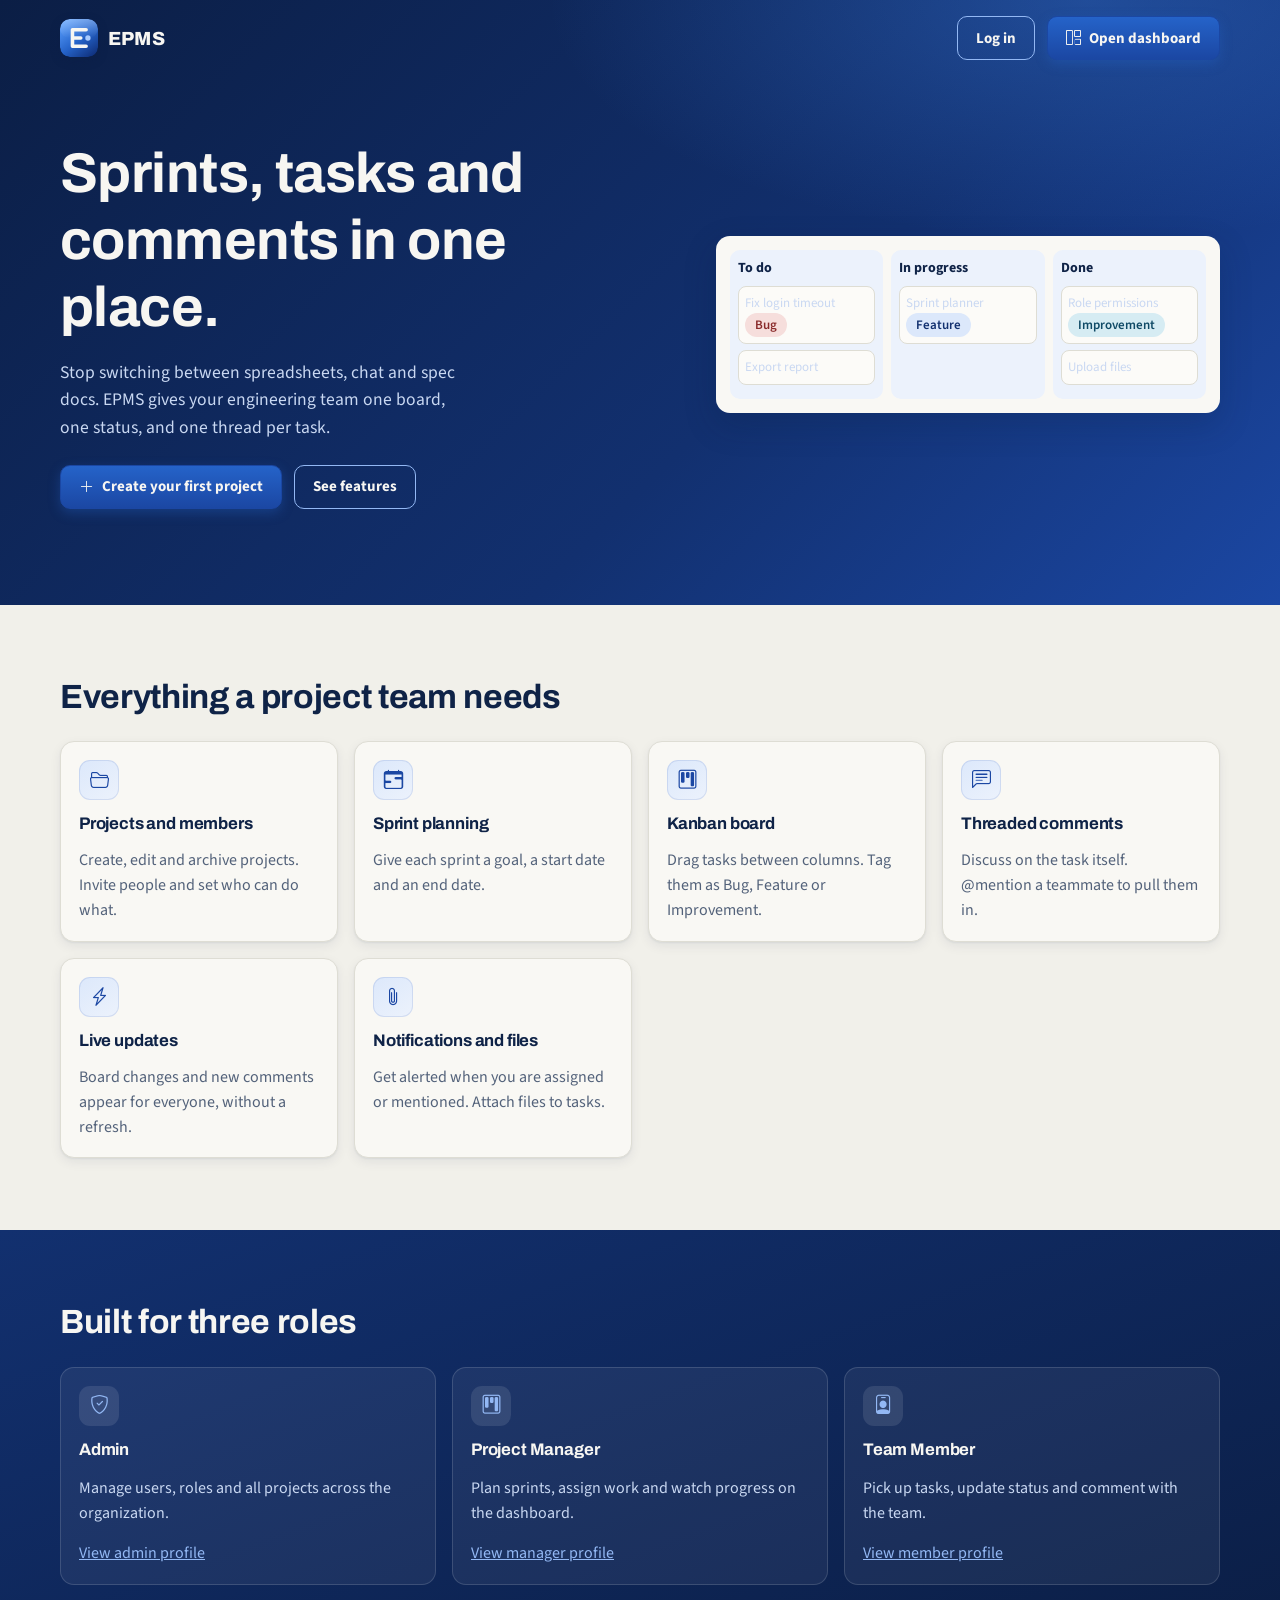
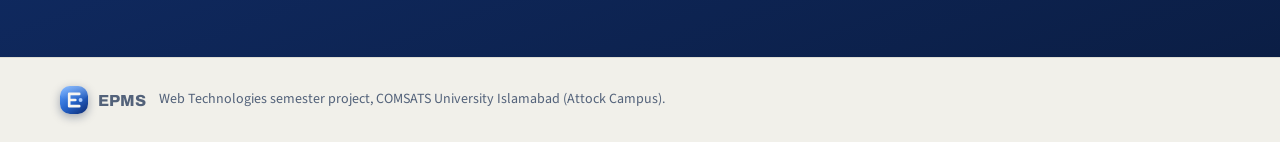
<file: index.html>
<!DOCTYPE html>
<html lang="en">
<head>
<meta charset="utf-8">
<meta name="viewport" content="width=device-width, initial-scale=1">
<title>EPMS — Plan sprints, track tasks, ship together</title>
<link rel="icon" type="image/svg+xml" href="logo.svg">
<link rel="stylesheet" href="https://fonts.googleapis.com/css2?family=Archivo:wght@600;700;800&family=Source+Sans+3:wght@400;600;700&display=swap">
<link rel="stylesheet" href="https://cdn.jsdelivr.net/npm/bootstrap-icons@1.11.3/font/bootstrap-icons.min.css">
<link rel="stylesheet" href="styles.css">
</head>
<body>
<header class="hero">
  <div class="wrap">
    <nav class="lnav" aria-label="Main">
      <a class="brand" href="index.html"><img src="logo.svg" alt="" width="38" height="38">EPMS</a>
      <span class="cta"><a class="btn" href="login.html">Log in</a><a class="btn pri" href="dashboard.html"><i class="bi bi-grid-1x2"></i>Open dashboard</a></span>
    </nav>
    <div class="hero-grid">
      <div>
        <h1>Sprints, tasks and comments in one place.</h1>
        <p>Stop switching between spreadsheets, chat and spec docs. EPMS gives your engineering team one board, one status, and one thread per task.</p>
        <div class="cta"><a class="btn pri" href="login.html"><i class="bi bi-plus-lg"></i>Create your first project</a><a class="btn" href="#features">See features</a></div>
      </div>
      <div class="peek" aria-label="Board preview">
        <div><b>To do</b><p>Fix login timeout <span class="tag bug">Bug</span></p><p>Export report</p></div>
        <div><b>In progress</b><p>Sprint planner <span class="tag feat">Feature</span></p></div>
        <div><b>Done</b><p>Role permissions <span class="tag imp">Improvement</span></p><p>Upload files</p></div>
      </div>
    </div>
  </div>
</header>

<section class="sec" id="features"><div class="wrap">
  <h2>Everything a project team needs</h2>
  <div class="grid g3">
    <article class="card feat-card"><span class="chip"><i class="bi bi-folder2-open"></i></span><h3>Projects and members</h3><p>Create, edit and archive projects. Invite people and set who can do what.</p></article>
    <article class="card feat-card"><span class="chip"><i class="bi bi-calendar-range"></i></span><h3>Sprint planning</h3><p>Give each sprint a goal, a start date and an end date.</p></article>
    <article class="card feat-card"><span class="chip"><i class="bi bi-kanban"></i></span><h3>Kanban board</h3><p>Drag tasks between columns. Tag them as Bug, Feature or Improvement.</p></article>
    <article class="card feat-card"><span class="chip"><i class="bi bi-chat-left-text"></i></span><h3>Threaded comments</h3><p>Discuss on the task itself. @mention a teammate to pull them in.</p></article>
    <article class="card feat-card"><span class="chip"><i class="bi bi-lightning-charge"></i></span><h3>Live updates</h3><p>Board changes and new comments appear for everyone, without a refresh.</p></article>
    <article class="card feat-card"><span class="chip"><i class="bi bi-paperclip"></i></span><h3>Notifications and files</h3><p>Get alerted when you are assigned or mentioned. Attach files to tasks.</p></article>
  </div>
</div></section>

<section class="sec band"><div class="wrap">
  <h2>Built for three roles</h2>
  <div class="grid g3">
    <article class="card"><span class="chip"><i class="bi bi-shield-check"></i></span><h3 style="margin:14px 0 6px">Admin</h3><p>Manage users, roles and all projects across the organization.</p><a href="profiles.html#admin">View admin profile</a></article>
    <article class="card"><span class="chip"><i class="bi bi-kanban"></i></span><h3 style="margin:14px 0 6px">Project Manager</h3><p>Plan sprints, assign work and watch progress on the dashboard.</p><a href="profiles.html#pm">View manager profile</a></article>
    <article class="card"><span class="chip"><i class="bi bi-person-badge"></i></span><h3 style="margin:14px 0 6px">Team Member</h3><p>Pick up tasks, update status and comment with the team.</p><a href="profiles.html#member">View member profile</a></article>
  </div>
</div></section>

<footer><div class="wrap"><a class="brand" href="index.html" style="font-size:16px"><img src="logo.svg" alt="" width="28" height="28">EPMS</a><span>Web Technologies semester project, COMSATS University Islamabad (Attock Campus).</span></div></footer>
</body>
</html>
</file>
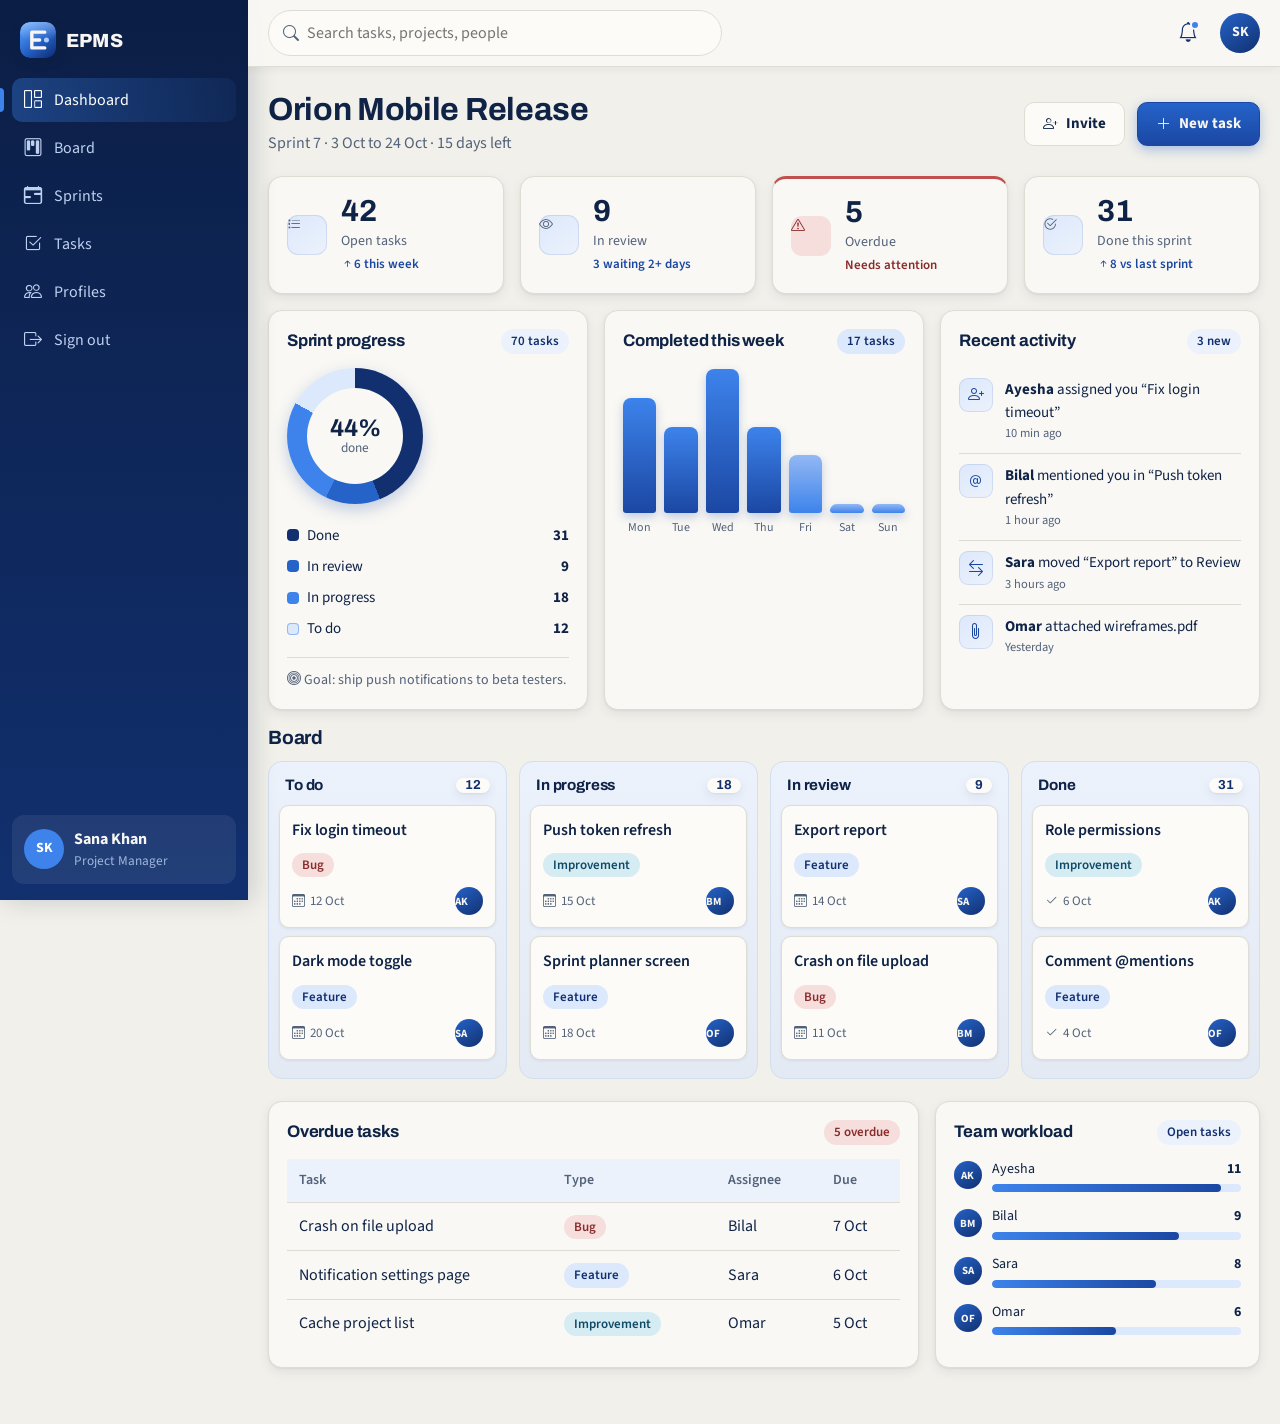
<file: dashboard.html>
<!DOCTYPE html>
<html lang="en">
<head>
<meta charset="utf-8">
<meta name="viewport" content="width=device-width, initial-scale=1">
<title>Dashboard — EPMS</title>
<link rel="icon" type="image/svg+xml" href="logo.svg">
<link rel="stylesheet" href="https://fonts.googleapis.com/css2?family=Archivo:wght@600;700;800&family=Source+Sans+3:wght@400;600;700&display=swap">
<link rel="stylesheet" href="https://cdn.jsdelivr.net/npm/bootstrap-icons@1.11.3/font/bootstrap-icons.min.css">
<link rel="stylesheet" href="styles.css">
</head>
<body>
<input type="checkbox" id="nav" aria-label="Toggle menu">
<label class="scrim" for="nav" aria-label="Close menu"></label>
<div class="app">
  <aside class="side">
    <a class="brand" href="index.html"><img src="logo.svg" alt="" width="36" height="36"><span class="t">EPMS</span></a>
    <nav class="nav" aria-label="App">
      <a href="dashboard.html" aria-current="page" title="Dashboard"><i class="bi bi-grid-1x2"></i><span class="t">Dashboard</span></a>
      <a href="#board" title="Board"><i class="bi bi-kanban"></i><span class="t">Board</span></a>
      <a href="#sprint" title="Sprints"><i class="bi bi-calendar-range"></i><span class="t">Sprints</span></a>
      <a href="#overdue" title="Tasks"><i class="bi bi-check2-square"></i><span class="t">Tasks</span></a>
      <a href="profiles.html" title="Profiles"><i class="bi bi-people"></i><span class="t">Profiles</span></a>
      <a href="login.html" title="Sign out"><i class="bi bi-box-arrow-right"></i><span class="t">Sign out</span></a>
    </nav>
    <div class="me"><span class="av">SK</span><div class="t"><b>Sana Khan</b><small>Project Manager</small></div></div>
  </aside>

  <div class="page">
    <header class="top">
      <label class="ico burger" for="nav" aria-label="Open menu"><i class="bi bi-list"></i></label>
      <div class="search" role="search"><i class="bi bi-search"></i><input type="search" placeholder="Search tasks, projects, people" aria-label="Search"></div>
      <span class="sp"></span>
      <a class="ico" href="#activity" aria-label="Notifications, 3 new"><i class="bi bi-bell"></i><span class="dot"></span></a>
      <a class="av" href="profiles.html#pm" aria-label="Your profile">SK</a>
    </header>

    <main>
      <div class="head">
        <div><h1>Orion Mobile Release</h1><p>Sprint 7 · 3 Oct to 24 Oct · 15 days left</p></div>
        <div class="cta"><a class="btn ghost" href="profiles.html"><i class="bi bi-person-plus"></i>Invite</a><a class="btn pri" href="#board"><i class="bi bi-plus-lg"></i>New task</a></div>
      </div>

      <section class="grid stats" aria-label="Task counts">
        <div class="card stat"><span class="chip"><i class="bi bi-list-task"></i></span><div><b>42</b><span>Open tasks</span><small><i class="bi bi-arrow-up-short"></i>6 this week</small></div></div>
        <div class="card stat"><span class="chip"><i class="bi bi-eye"></i></span><div><b>9</b><span>In review</span><small>3 waiting 2+ days</small></div></div>
        <div class="card stat hot"><span class="chip red"><i class="bi bi-exclamation-triangle"></i></span><div><b>5</b><span>Overdue</span><small>Needs attention</small></div></div>
        <div class="card stat"><span class="chip"><i class="bi bi-check2-circle"></i></span><div><b>31</b><span>Done this sprint</span><small><i class="bi bi-arrow-up-short"></i>8 vs last sprint</small></div></div>
      </section>

      <section class="grid three">
        <div class="card" id="sprint">
          <div class="card-h"><h3>Sprint progress</h3><span class="tag">70 tasks</span></div>
          <div class="donut-wrap">
            <div class="donut" role="img" aria-label="44 percent of tasks done"><span><b>44%</b><small>done</small></span></div>
            <ul class="legend">
              <li><i style="background:var(--b800)"></i>Done<b>31</b></li>
              <li><i style="background:var(--b600)"></i>In review<b>9</b></li>
              <li><i style="background:var(--b500)"></i>In progress<b>18</b></li>
              <li><i style="background:var(--b100);box-shadow:inset 0 0 0 1px var(--b300)"></i>To do<b>12</b></li>
            </ul>
          </div>
          <p class="goal"><i class="bi bi-bullseye"></i> Goal: ship push notifications to beta testers.</p>
        </div>

        <div class="card">
          <div class="card-h"><h3>Completed this week</h3><span class="tag feat">17 tasks</span></div>
          <div class="bars" role="img" aria-label="Tasks completed per day, Monday to Sunday: 4, 3, 5, 3, 2, 0, 0">
            <div><i style="--n:.8"></i><small>Mon</small></div>
            <div><i style="--n:.6"></i><small>Tue</small></div>
            <div><i style="--n:1"></i><small>Wed</small></div>
            <div><i style="--n:.6"></i><small>Thu</small></div>
            <div class="lo"><i style="--n:.4"></i><small>Fri</small></div>
            <div class="lo"><i style="--n:.06"></i><small>Sat</small></div>
            <div class="lo"><i style="--n:.06"></i><small>Sun</small></div>
          </div>
        </div>

        <div class="card" id="activity">
          <div class="card-h"><h3>Recent activity</h3><span class="tag">3 new</span></div>
          <ul class="feed">
            <li><span class="chip"><i class="bi bi-person-plus"></i></span><div><b>Ayesha</b> assigned you “Fix login timeout”<small>10 min ago</small></div></li>
            <li><span class="chip"><i class="bi bi-at"></i></span><div><b>Bilal</b> mentioned you in “Push token refresh”<small>1 hour ago</small></div></li>
            <li><span class="chip"><i class="bi bi-arrow-left-right"></i></span><div><b>Sara</b> moved “Export report” to Review<small>3 hours ago</small></div></li>
            <li><span class="chip"><i class="bi bi-paperclip"></i></span><div><b>Omar</b> attached wireframes.pdf<small>Yesterday</small></div></li>
          </ul>
        </div>
      </section>

      <section id="board" aria-label="Kanban board">
        <h2 class="sec-t">Board</h2>
        <div class="board">
          <div class="col"><h3>To do <b>12</b></h3>
            <div class="task"><p>Fix login timeout</p><span class="tag bug">Bug</span><div class="meta"><span><i class="bi bi-calendar3"></i>12 Oct</span><span class="av sm">AK</span></div></div>
            <div class="task"><p>Dark mode toggle</p><span class="tag feat">Feature</span><div class="meta"><span><i class="bi bi-calendar3"></i>20 Oct</span><span class="av sm">SA</span></div></div></div>
          <div class="col"><h3>In progress <b>18</b></h3>
            <div class="task"><p>Push token refresh</p><span class="tag imp">Improvement</span><div class="meta"><span><i class="bi bi-calendar3"></i>15 Oct</span><span class="av sm">BM</span></div></div>
            <div class="task"><p>Sprint planner screen</p><span class="tag feat">Feature</span><div class="meta"><span><i class="bi bi-calendar3"></i>18 Oct</span><span class="av sm">OF</span></div></div></div>
          <div class="col"><h3>In review <b>9</b></h3>
            <div class="task"><p>Export report</p><span class="tag feat">Feature</span><div class="meta"><span><i class="bi bi-calendar3"></i>14 Oct</span><span class="av sm">SA</span></div></div>
            <div class="task"><p>Crash on file upload</p><span class="tag bug">Bug</span><div class="meta"><span><i class="bi bi-calendar3"></i>11 Oct</span><span class="av sm">BM</span></div></div></div>
          <div class="col"><h3>Done <b>31</b></h3>
            <div class="task"><p>Role permissions</p><span class="tag imp">Improvement</span><div class="meta"><span><i class="bi bi-check2"></i>6 Oct</span><span class="av sm">AK</span></div></div>
            <div class="task"><p>Comment @mentions</p><span class="tag feat">Feature</span><div class="meta"><span><i class="bi bi-check2"></i>4 Oct</span><span class="av sm">OF</span></div></div></div>
        </div>
      </section>

      <section class="grid two">
        <div class="card" id="overdue">
          <div class="card-h"><h3>Overdue tasks</h3><span class="tag bug">5 overdue</span></div>
          <div class="scroll"><table>
            <thead><tr><th>Task</th><th>Type</th><th>Assignee</th><th>Due</th></tr></thead>
            <tbody>
              <tr><td data-label="Task">Crash on file upload</td><td data-label="Type"><span class="tag bug">Bug</span></td><td data-label="Assignee">Bilal</td><td data-label="Due">7 Oct</td></tr>
              <tr><td data-label="Task">Notification settings page</td><td data-label="Type"><span class="tag feat">Feature</span></td><td data-label="Assignee">Sara</td><td data-label="Due">6 Oct</td></tr>
              <tr><td data-label="Task">Cache project list</td><td data-label="Type"><span class="tag imp">Improvement</span></td><td data-label="Assignee">Omar</td><td data-label="Due">5 Oct</td></tr>
            </tbody>
          </table></div>
        </div>
        <div class="card">
          <div class="card-h"><h3>Team workload</h3><span class="tag">Open tasks</span></div>
          <div class="who-row"><span class="av sm">AK</span><div><span>Ayesha<b>11</b></span><div class="bar"><span style="width:92%"></span></div></div></div>
          <div class="who-row"><span class="av sm">BM</span><div><span>Bilal<b>9</b></span><div class="bar"><span style="width:75%"></span></div></div></div>
          <div class="who-row"><span class="av sm">SA</span><div><span>Sara<b>8</b></span><div class="bar"><span style="width:66%"></span></div></div></div>
          <div class="who-row"><span class="av sm">OF</span><div><span>Omar<b>6</b></span><div class="bar"><span style="width:50%"></span></div></div></div>
        </div>
      </section>
    </main>
  </div>
</div>
</body>
</html>
</file>
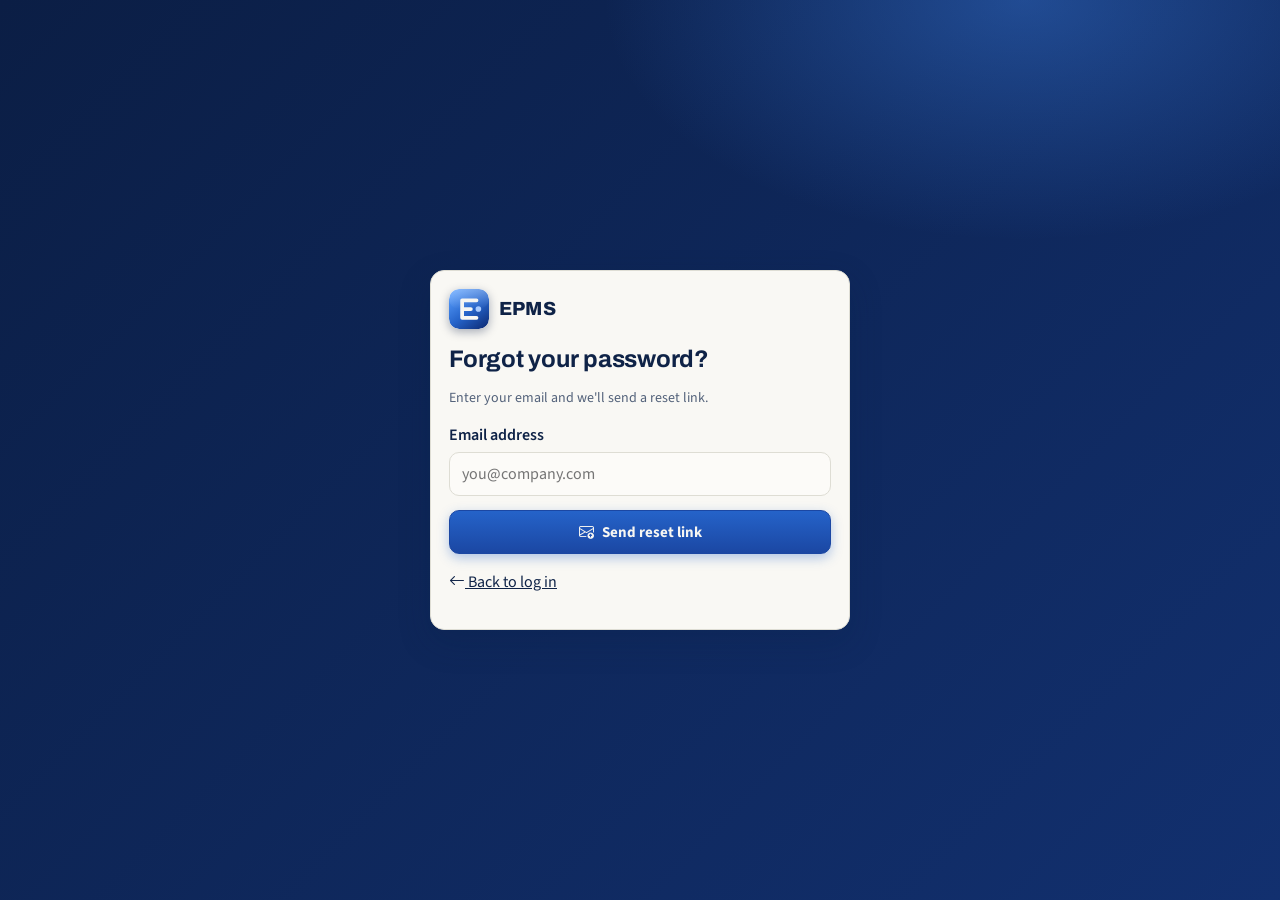
<file: forgot-password.html>
<!DOCTYPE html>
<html lang="en">
<head>
<meta charset="utf-8">
<meta name="viewport" content="width=device-width, initial-scale=1">
<title>Forgot password — EPMS</title>
<meta name="description" content="Reset your EPMS password.">
<link rel="icon" type="image/svg+xml" href="logo.svg">
<link rel="stylesheet" href="https://fonts.googleapis.com/css2?family=Archivo:wght@600;700;800&family=Source+Sans+3:wght@400;600;700&display=swap">
<link rel="stylesheet" href="https://cdn.jsdelivr.net/npm/bootstrap-icons@1.11.3/font/bootstrap-icons.min.css">
<link rel="stylesheet" href="styles.css">
</head>
<body>
<main class="auth">
  <!-- Step 1: enter email -->
  <form class="card" id="reset-form" action="#sent">
    <a class="brand" href="index.html"><img src="logo.svg" alt="" width="40" height="40">EPMS</a>
    <h1 style="font-size:1.5rem;margin-bottom:4px">Forgot your password?</h1>
    <p style="color:var(--muted);font-size:14px;margin-bottom:0">Enter your email and we'll send a reset link.</p>
    <label for="e">Email address</label>
    <input id="e" type="email" placeholder="you@company.com" autocomplete="email" required>
    <p style="margin-top:14px"><button class="btn pri" style="width:100%" type="submit"><i class="bi bi-envelope-arrow-up"></i>Send reset link</button></p>
    <p class="auth-links" style="margin-top:12px"><a href="login.html"><i class="bi bi-arrow-left"></i> Back to log in</a></p>
  </form>

  <!-- Step 2: confirmation card (shown via :target) -->
  <div class="card" id="sent" style="display:none;width:100%;max-width:420px;box-shadow:var(--sh2)">
    <div style="text-align:center;padding:8px 0 16px">
      <div style="width:64px;height:64px;border-radius:50%;background:var(--green-bg);display:grid;place-items:center;font-size:32px;color:var(--green-ink);margin:0 auto 16px">
        <i class="bi bi-envelope-check"></i>
      </div>
      <h1 style="font-size:1.4rem;margin-bottom:8px">Check your inbox</h1>
      <p style="color:var(--muted);font-size:15px;margin:0">We've sent a reset link to <strong>you@company.com</strong>. It expires in 30 minutes.</p>
    </div>
    <a href="login.html" class="btn pri" style="width:100%;justify-content:center;margin-top:8px"><i class="bi bi-box-arrow-in-right"></i>Back to log in</a>
    <p class="auth-links" style="margin-top:12px">Didn't get it? <a href="forgot-password.html">Resend</a></p>
  </div>
</main>
<style>
  /* Show confirmation card when #sent is :target */
  #sent:target { display:block }
  #sent:target ~ #reset-form, #reset-form:has(~ #sent:target) { display:none }
</style>
</body>
</html>
</file>
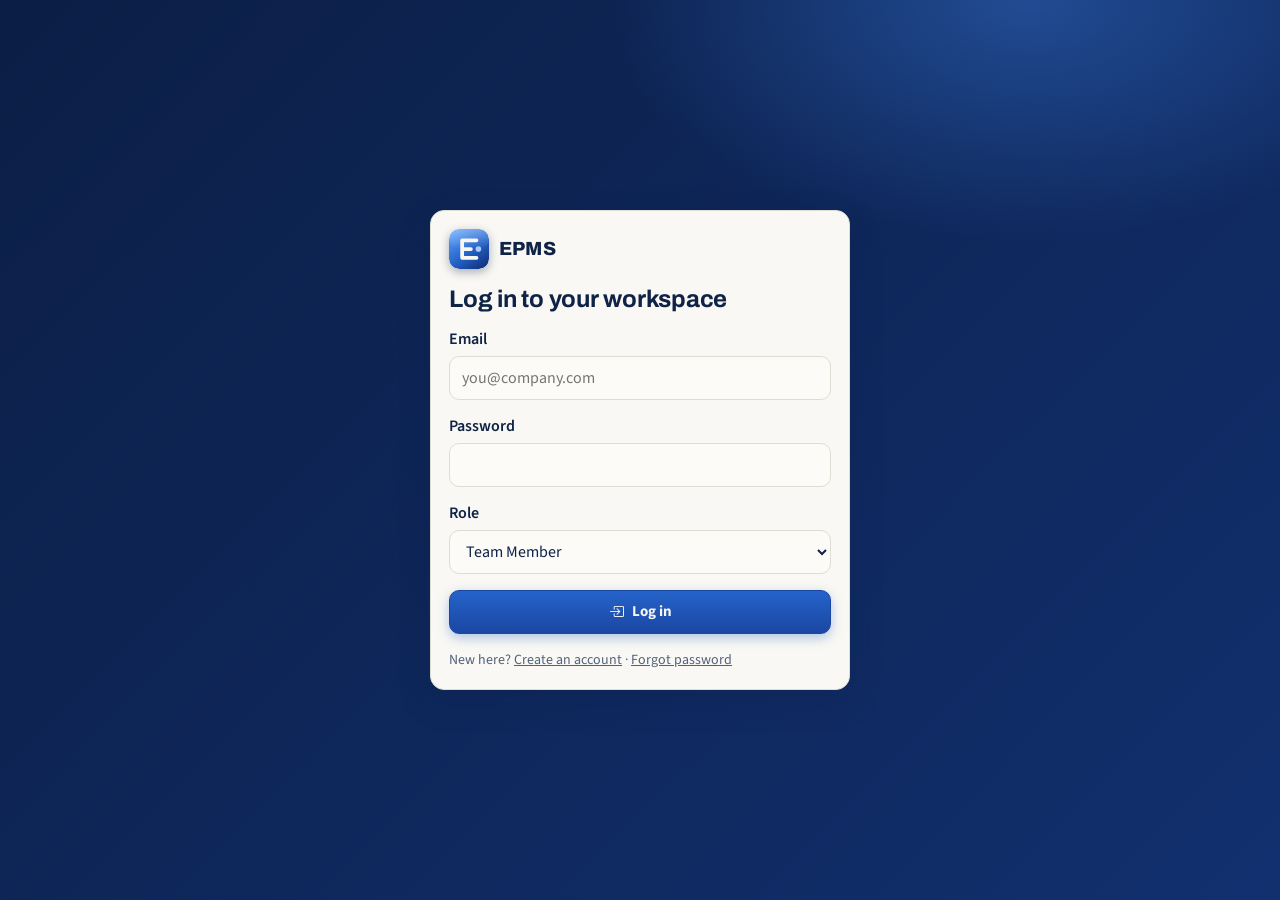
<file: login.html>
<!DOCTYPE html>
<html lang="en">
<head>
<meta charset="utf-8">
<meta name="viewport" content="width=device-width, initial-scale=1">
<title>Log in — EPMS</title>
<link rel="icon" type="image/svg+xml" href="logo.svg">
<link rel="stylesheet" href="https://fonts.googleapis.com/css2?family=Archivo:wght@600;700;800&family=Source+Sans+3:wght@400;600;700&display=swap">
<link rel="stylesheet" href="https://cdn.jsdelivr.net/npm/bootstrap-icons@1.11.3/font/bootstrap-icons.min.css">
<link rel="stylesheet" href="styles.css">
</head>
<body>
<main class="auth">
  <form class="card" action="dashboard.html">
    <a class="brand" href="index.html"><img src="logo.svg" alt="" width="40" height="40">EPMS</a>
    <h1 style="font-size:1.5rem">Log in to your workspace</h1>
    <label for="e">Email</label><input id="e" type="email" placeholder="you@company.com" autocomplete="email" required>
    <label for="p">Password</label><input id="p" type="password" autocomplete="current-password" required>
    <label for="r">Role</label>
    <select id="r"><option>Admin</option><option>Project Manager</option><option selected>Team Member</option></select>
    <p><button class="btn pri" style="width:100%" type="submit"><i class="bi bi-box-arrow-in-right"></i>Log in</button></p>
    <p style="font-size:14px;color:var(--muted);margin:0">New here? <a href="login.html">Create an account</a> · <a href="login.html">Forgot password</a></p>
  </form>
</main>
</body>
</html>
</file>
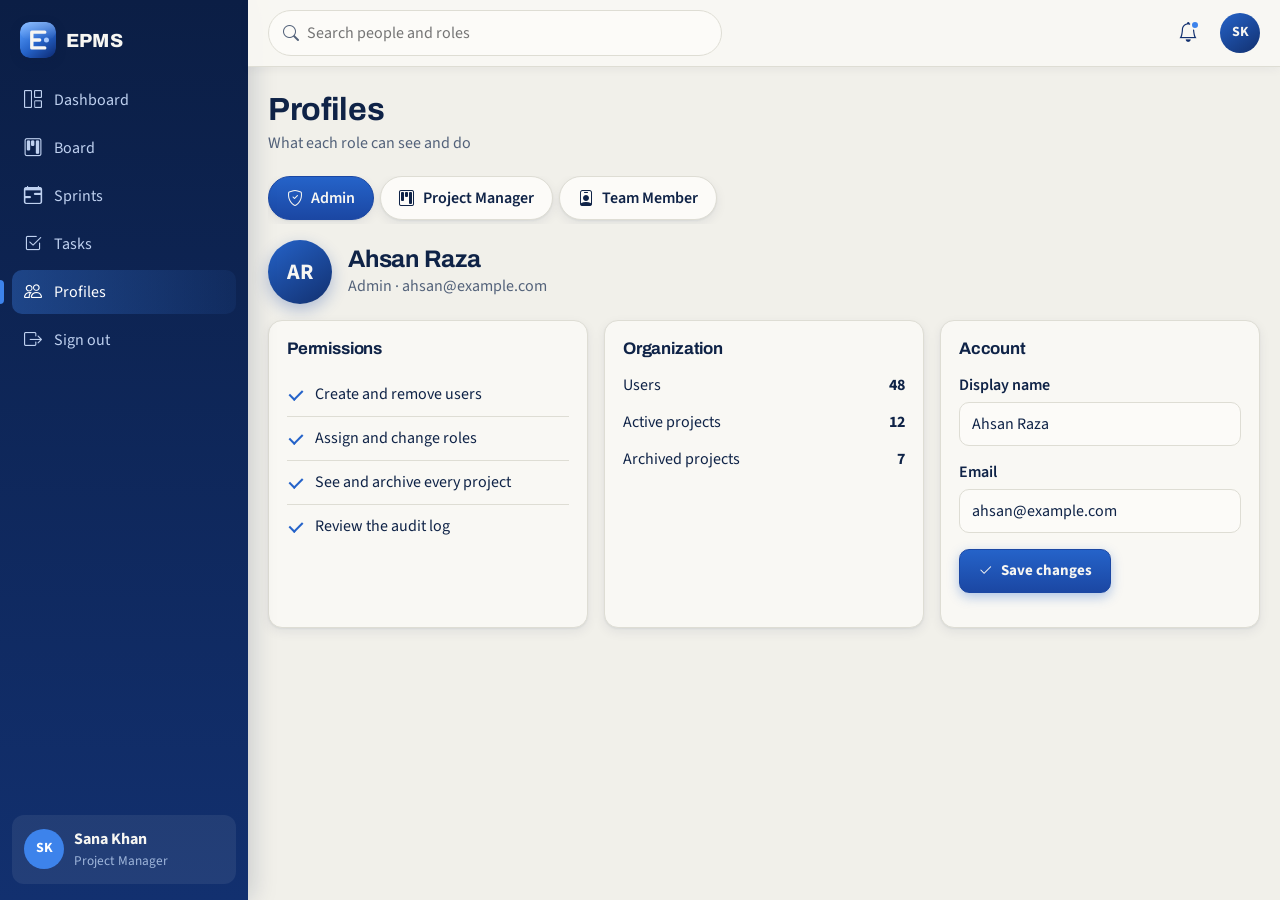
<file: profiles.html>
<!DOCTYPE html>
<html lang="en">
<head>
<meta charset="utf-8">
<meta name="viewport" content="width=device-width, initial-scale=1">
<title>Profiles — EPMS</title>
<link rel="icon" type="image/svg+xml" href="logo.svg">
<link rel="stylesheet" href="https://fonts.googleapis.com/css2?family=Archivo:wght@600;700;800&family=Source+Sans+3:wght@400;600;700&display=swap">
<link rel="stylesheet" href="https://cdn.jsdelivr.net/npm/bootstrap-icons@1.11.3/font/bootstrap-icons.min.css">
<link rel="stylesheet" href="styles.css">
</head>
<body>
<input type="checkbox" id="nav" aria-label="Toggle menu">
<label class="scrim" for="nav" aria-label="Close menu"></label>
<div class="app">
  <aside class="side">
    <a class="brand" href="index.html"><img src="logo.svg" alt="" width="36" height="36"><span class="t">EPMS</span></a>
    <nav class="nav" aria-label="App">
      <a href="dashboard.html" title="Dashboard"><i class="bi bi-grid-1x2"></i><span class="t">Dashboard</span></a>
      <a href="dashboard.html#board" title="Board"><i class="bi bi-kanban"></i><span class="t">Board</span></a>
      <a href="dashboard.html#sprint" title="Sprints"><i class="bi bi-calendar-range"></i><span class="t">Sprints</span></a>
      <a href="dashboard.html#overdue" title="Tasks"><i class="bi bi-check2-square"></i><span class="t">Tasks</span></a>
      <a href="profiles.html" aria-current="page" title="Profiles"><i class="bi bi-people"></i><span class="t">Profiles</span></a>
      <a href="login.html" title="Sign out"><i class="bi bi-box-arrow-right"></i><span class="t">Sign out</span></a>
    </nav>
    <div class="me"><span class="av">SK</span><div class="t"><b>Sana Khan</b><small>Project Manager</small></div></div>
  </aside>

  <div class="page">
    <header class="top">
      <label class="ico burger" for="nav" aria-label="Open menu"><i class="bi bi-list"></i></label>
      <div class="search" role="search"><i class="bi bi-search"></i><input type="search" placeholder="Search people and roles" aria-label="Search"></div>
      <span class="sp"></span>
      <a class="ico" href="dashboard.html#activity" aria-label="Notifications, 3 new"><i class="bi bi-bell"></i><span class="dot"></span></a>
      <a class="av" href="#pm" aria-label="Your profile">SK</a>
    </header>

    <main>
      <div class="head"><div><h1>Profiles</h1><p>What each role can see and do</p></div></div>
      <nav class="tabs" aria-label="Roles">
        <a href="#admin"><i class="bi bi-shield-check"></i>Admin</a>
        <a href="#pm"><i class="bi bi-kanban"></i>Project Manager</a>
        <a href="#member"><i class="bi bi-person-badge"></i>Team Member</a>
      </nav>

      <div class="panes">
        <section class="pane" id="admin">
          <div class="who"><span class="av">AR</span><div><h2>Ahsan Raza</h2><p>Admin · ahsan@example.com</p></div></div>
          <div class="grid g3">
            <div class="card"><h3>Permissions</h3><ul class="perm"><li>Create and remove users</li><li>Assign and change roles</li><li>See and archive every project</li><li>Review the audit log</li></ul></div>
            <div class="card"><h3>Organization</h3><div class="row"><span>Users</span><b>48</b></div><div class="row"><span>Active projects</span><b>12</b></div><div class="row"><span>Archived projects</span><b>7</b></div></div>
            <div class="card"><h3>Account</h3><label for="a1">Display name</label><input id="a1" value="Ahsan Raza"><label for="a2">Email</label><input id="a2" type="email" value="ahsan@example.com"><p><a class="btn pri" href="#admin"><i class="bi bi-check2"></i>Save changes</a></p></div>
          </div>
        </section>

        <section class="pane" id="pm">
          <div class="who"><span class="av">SK</span><div><h2>Sana Khan</h2><p>Project Manager · sana@example.com</p></div></div>
          <div class="grid g3">
            <div class="card"><h3>Permissions</h3><ul class="perm"><li>Create and edit own projects</li><li>Plan sprints and set goals</li><li>Assign tasks and set priority</li><li>Manage project members</li><li class="no">Cannot change user roles</li></ul></div>
            <div class="card"><h3>Projects</h3><div class="row"><span>Orion Mobile Release</span><span class="tag feat">Active</span></div><div class="row"><span>Billing Portal</span><span class="tag imp">Planning</span></div><div class="row"><span>Legacy API</span><span class="tag">Archived</span></div></div>
            <div class="card"><h3>Account</h3><label for="p1">Display name</label><input id="p1" value="Sana Khan"><label for="p2">Email</label><input id="p2" type="email" value="sana@example.com"><p><a class="btn pri" href="#pm"><i class="bi bi-check2"></i>Save changes</a></p></div>
          </div>
        </section>

        <section class="pane" id="member">
          <div class="who"><span class="av">BM</span><div><h2>Bilal Mehmood</h2><p>Team Member · bilal@example.com</p></div></div>
          <div class="grid g3">
            <div class="card"><h3>Permissions</h3><ul class="perm"><li>View projects you belong to</li><li>Update status of your tasks</li><li>Comment and @mention teammates</li><li>Attach files to tasks</li><li class="no">Cannot plan sprints or add members</li></ul></div>
            <div class="card"><h3>My tasks</h3><div class="row"><span>Assigned</span><b>8</b></div><div class="row"><span>In review</span><b>2</b></div><div class="row"><span>Overdue</span><b>1</b></div></div>
            <div class="card"><h3>Account</h3><label for="m1">Display name</label><input id="m1" value="Bilal Mehmood"><label for="m2">Email</label><input id="m2" type="email" value="bilal@example.com"><p><a class="btn pri" href="#member"><i class="bi bi-check2"></i>Save changes</a></p></div>
          </div>
        </section>
      </div>
    </main>
  </div>
</div>
</body>
</html>
</file>
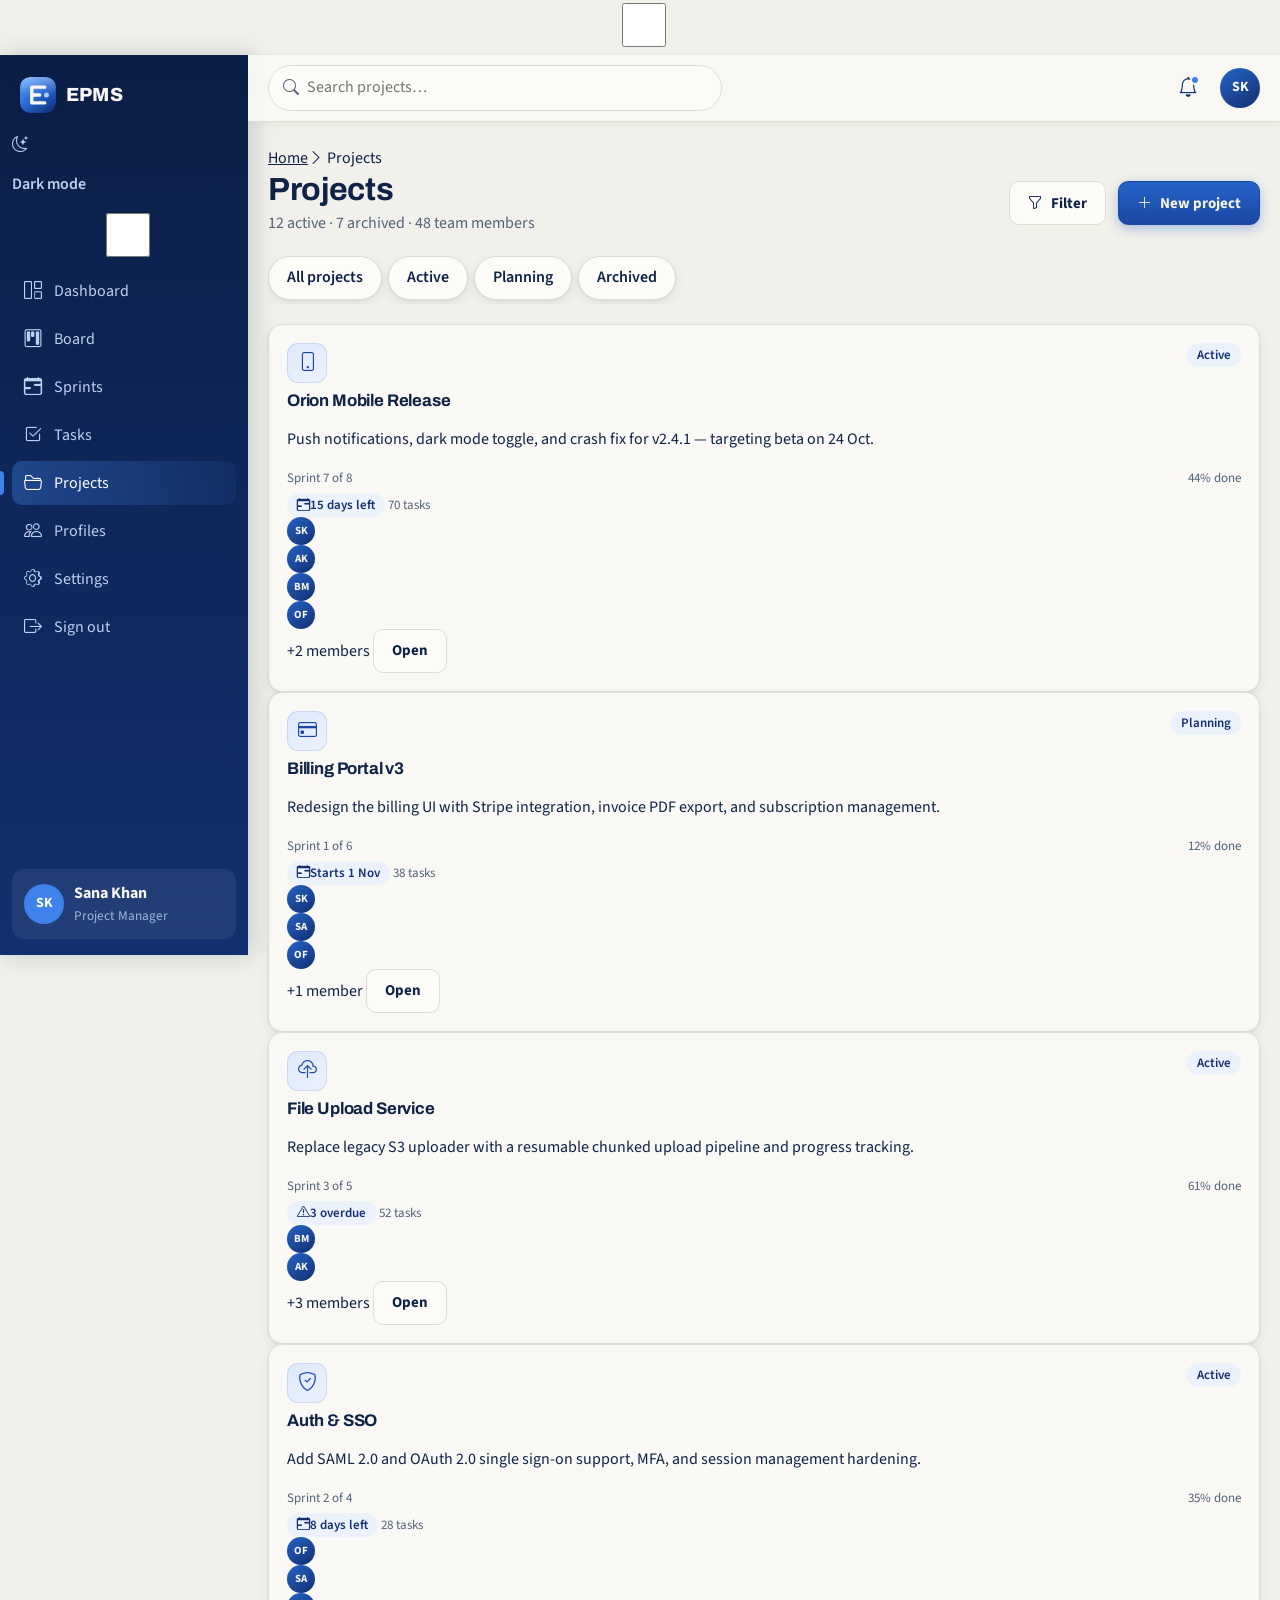
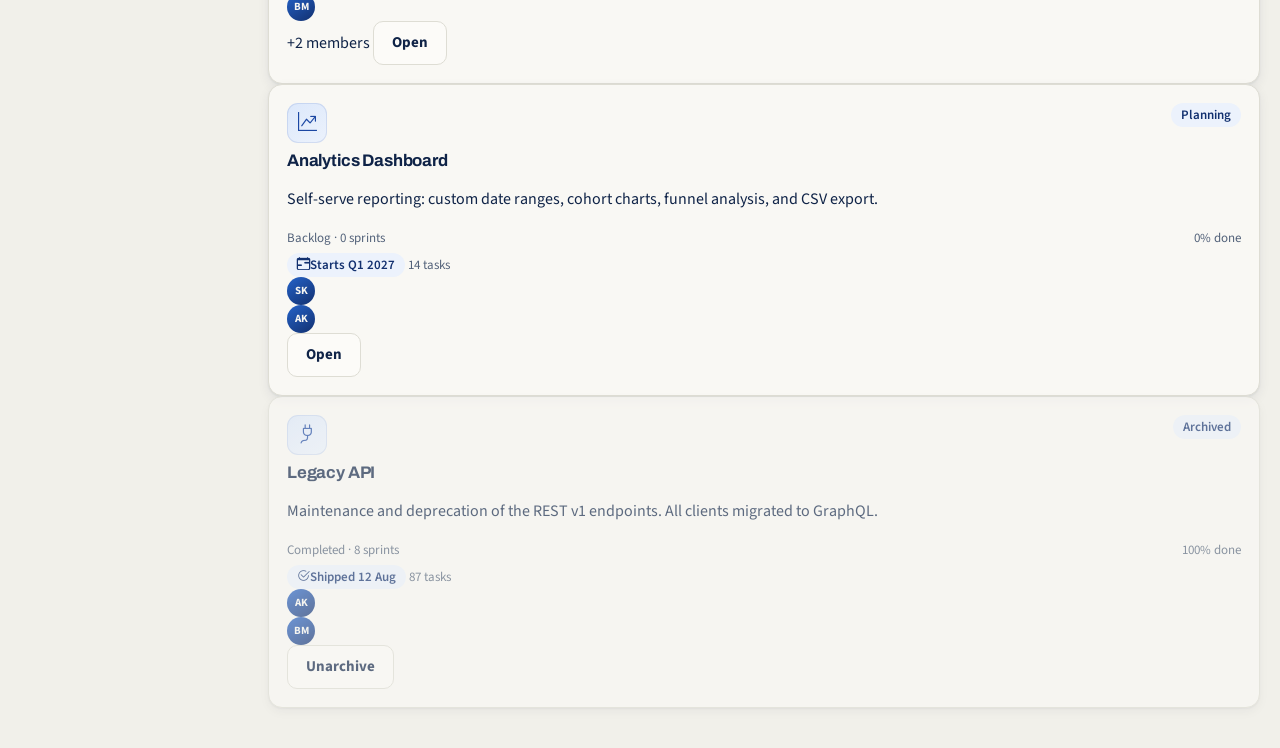
<file: projects.html>
<!DOCTYPE html>
<html lang="en">
<head>
<meta charset="utf-8">
<meta name="viewport" content="width=device-width, initial-scale=1">
<title>Projects — EPMS</title>
<meta name="description" content="All your engineering projects — progress, members and sprint status at a glance.">
<link rel="icon" type="image/svg+xml" href="logo.svg">
<link rel="stylesheet" href="https://fonts.googleapis.com/css2?family=Archivo:wght@600;700;800&family=Source+Sans+3:wght@400;600;700&display=swap">
<link rel="stylesheet" href="https://cdn.jsdelivr.net/npm/bootstrap-icons@1.11.3/font/bootstrap-icons.min.css">
<link rel="stylesheet" href="styles.css">
</head>
<body>
<input type="checkbox" id="dm" class="sr-only" aria-label="Toggle dark mode">
<input type="checkbox" id="nav" aria-label="Toggle menu">
<label class="scrim" for="nav" aria-label="Close menu"></label>

<div class="app">
  <aside class="side">
    <a class="brand" href="index.html"><img src="logo.svg" alt="" width="36" height="36"><span class="t">EPMS</span></a>
    <div class="dm-row">
      <i class="bi bi-moon-stars"></i>
      <label for="dm" class="t">Dark mode</label>
      <label class="sw"><input type="checkbox" onchange="document.getElementById('dm').checked=this.checked"><span></span></label>
    </div>
    <nav class="nav" aria-label="App">
      <a href="dashboard.html" title="Dashboard"><i class="bi bi-grid-1x2"></i><span class="t">Dashboard</span></a>
      <a href="dashboard.html#board" title="Board"><i class="bi bi-kanban"></i><span class="t">Board</span></a>
      <a href="dashboard.html#sprint" title="Sprints"><i class="bi bi-calendar-range"></i><span class="t">Sprints</span></a>
      <a href="dashboard.html#overdue" title="Tasks"><i class="bi bi-check2-square"></i><span class="t">Tasks</span></a>
      <a href="projects.html" aria-current="page" title="Projects"><i class="bi bi-folder2-open"></i><span class="t">Projects</span></a>
      <a href="profiles.html" title="Profiles"><i class="bi bi-people"></i><span class="t">Profiles</span></a>
      <a href="settings.html" title="Settings"><i class="bi bi-gear"></i><span class="t">Settings</span></a>
      <a href="login.html" title="Sign out"><i class="bi bi-box-arrow-right"></i><span class="t">Sign out</span></a>
    </nav>
    <div class="me"><span class="av">SK</span><div class="t"><b>Sana Khan</b><small>Project Manager</small></div></div>
  </aside>

  <div class="page">
    <header class="top">
      <label class="ico burger" for="nav" aria-label="Open menu"><i class="bi bi-list"></i></label>
      <div class="search" role="search"><i class="bi bi-search"></i><input type="search" placeholder="Search projects…" aria-label="Search"></div>
      <span class="sp"></span>
      <details class="drop">
        <summary class="ico" aria-label="Notifications"><i class="bi bi-bell"></i><span class="dot"></span></summary>
        <div class="drop-menu"><h4>Notifications</h4>
          <a class="notif-item" href="task-detail.html"><span class="chip"><i class="bi bi-person-plus"></i></span><div><b>Ayesha assigned you a task</b><small>10 min ago</small></div><span class="notif-dot"></span></a>
          <a class="drop-footer" href="dashboard.html#activity">View all notifications</a>
        </div>
      </details>
      <details class="drop">
        <summary class="av" aria-label="Your account">SK</summary>
        <div class="drop-menu av-menu">
          <div class="av-info"><b>Sana Khan</b><small>sana@example.com</small></div>
          <a class="av-link" href="profiles.html#pm"><i class="bi bi-person-circle"></i>Your profile</a>
          <a class="av-link" href="settings.html"><i class="bi bi-gear"></i>Settings</a>
          <a class="av-link" href="login.html" style="color:var(--red-ink)"><i class="bi bi-box-arrow-right"></i>Sign out</a>
        </div>
      </details>
    </header>

    <main>
      <nav class="bread" aria-label="Breadcrumb">
        <a href="index.html">Home</a><i class="bi bi-chevron-right"></i>
        <span>Projects</span>
      </nav>

      <div class="head">
        <div><h1>Projects</h1><p>12 active · 7 archived · 48 team members</p></div>
        <div class="cta">
          <a class="btn ghost" href="#"><i class="bi bi-funnel"></i>Filter</a>
          <a class="btn pri" href="#"><i class="bi bi-plus-lg"></i>New project</a>
        </div>
      </div>

      <!-- Filter tabs -->
      <nav class="tabs" aria-label="Project status filter" style="margin-bottom:20px">
        <a href="#all" id="all">All projects</a>
        <a href="#active" id="active">Active</a>
        <a href="#planning" id="planning">Planning</a>
        <a href="#archived" id="archived">Archived</a>
      </nav>

      <div class="proj-grid">

        <!-- Project card 1 -->
        <article class="card proj-card">
          <div>
            <div style="display:flex;align-items:flex-start;justify-content:space-between;gap:8px;margin-bottom:8px">
              <span class="chip"><i class="bi bi-phone"></i></span>
              <span class="tag active">Active</span>
            </div>
            <h3>Orion Mobile Release</h3>
            <p>Push notifications, dark mode toggle, and crash fix for v2.4.1 — targeting beta on 24 Oct.</p>
          </div>
          <div class="proj-progress">
            <div style="display:flex;justify-content:space-between;font-size:13px;color:var(--muted);margin-bottom:4px">
              <span>Sprint 7 of 8</span><span>44% done</span>
            </div>
            <div class="proj-progress-bar"><span style="width:44%"></span></div>
          </div>
          <div class="proj-meta">
            <span class="tag"><i class="bi bi-calendar-range"></i>15 days left</span>
            <span style="font-size:13px;color:var(--muted)">70 tasks</span>
          </div>
          <div class="proj-footer">
            <div class="av-stack">
              <span class="av sm" title="Sana Khan">SK</span>
              <span class="av sm" title="Ayesha Khan">AK</span>
              <span class="av sm" title="Bilal Mehmood">BM</span>
              <span class="av sm" title="Omar Farooq">OF</span>
            </div>
            <span class="proj-more">+2 members</span>
            <a href="dashboard.html" class="btn sm ghost">Open</a>
          </div>
        </article>

        <!-- Project card 2 -->
        <article class="card proj-card">
          <div>
            <div style="display:flex;align-items:flex-start;justify-content:space-between;gap:8px;margin-bottom:8px">
              <span class="chip"><i class="bi bi-credit-card"></i></span>
              <span class="tag plan">Planning</span>
            </div>
            <h3>Billing Portal v3</h3>
            <p>Redesign the billing UI with Stripe integration, invoice PDF export, and subscription management.</p>
          </div>
          <div class="proj-progress">
            <div style="display:flex;justify-content:space-between;font-size:13px;color:var(--muted);margin-bottom:4px">
              <span>Sprint 1 of 6</span><span>12% done</span>
            </div>
            <div class="proj-progress-bar"><span style="width:12%"></span></div>
          </div>
          <div class="proj-meta">
            <span class="tag"><i class="bi bi-calendar-range"></i>Starts 1 Nov</span>
            <span style="font-size:13px;color:var(--muted)">38 tasks</span>
          </div>
          <div class="proj-footer">
            <div class="av-stack">
              <span class="av sm" title="Sana Khan">SK</span>
              <span class="av sm" title="Sara Ahmed">SA</span>
              <span class="av sm" title="Omar Farooq">OF</span>
            </div>
            <span class="proj-more">+1 member</span>
            <a href="dashboard.html" class="btn sm ghost">Open</a>
          </div>
        </article>

        <!-- Project card 3 -->
        <article class="card proj-card">
          <div>
            <div style="display:flex;align-items:flex-start;justify-content:space-between;gap:8px;margin-bottom:8px">
              <span class="chip"><i class="bi bi-cloud-upload"></i></span>
              <span class="tag active">Active</span>
            </div>
            <h3>File Upload Service</h3>
            <p>Replace legacy S3 uploader with a resumable chunked upload pipeline and progress tracking.</p>
          </div>
          <div class="proj-progress">
            <div style="display:flex;justify-content:space-between;font-size:13px;color:var(--muted);margin-bottom:4px">
              <span>Sprint 3 of 5</span><span>61% done</span>
            </div>
            <div class="proj-progress-bar"><span style="width:61%"></span></div>
          </div>
          <div class="proj-meta">
            <span class="tag warn"><i class="bi bi-exclamation-triangle"></i>3 overdue</span>
            <span style="font-size:13px;color:var(--muted)">52 tasks</span>
          </div>
          <div class="proj-footer">
            <div class="av-stack">
              <span class="av sm" title="Bilal Mehmood">BM</span>
              <span class="av sm" title="Ayesha Khan">AK</span>
            </div>
            <span class="proj-more">+3 members</span>
            <a href="dashboard.html" class="btn sm ghost">Open</a>
          </div>
        </article>

        <!-- Project card 4 -->
        <article class="card proj-card">
          <div>
            <div style="display:flex;align-items:flex-start;justify-content:space-between;gap:8px;margin-bottom:8px">
              <span class="chip"><i class="bi bi-shield-check"></i></span>
              <span class="tag active">Active</span>
            </div>
            <h3>Auth & SSO</h3>
            <p>Add SAML 2.0 and OAuth 2.0 single sign-on support, MFA, and session management hardening.</p>
          </div>
          <div class="proj-progress">
            <div style="display:flex;justify-content:space-between;font-size:13px;color:var(--muted);margin-bottom:4px">
              <span>Sprint 2 of 4</span><span>35% done</span>
            </div>
            <div class="proj-progress-bar"><span style="width:35%"></span></div>
          </div>
          <div class="proj-meta">
            <span class="tag"><i class="bi bi-calendar-range"></i>8 days left</span>
            <span style="font-size:13px;color:var(--muted)">28 tasks</span>
          </div>
          <div class="proj-footer">
            <div class="av-stack">
              <span class="av sm" title="Omar Farooq">OF</span>
              <span class="av sm" title="Sara Ahmed">SA</span>
              <span class="av sm" title="Bilal Mehmood">BM</span>
            </div>
            <span class="proj-more">+2 members</span>
            <a href="dashboard.html" class="btn sm ghost">Open</a>
          </div>
        </article>

        <!-- Project card 5 -->
        <article class="card proj-card">
          <div>
            <div style="display:flex;align-items:flex-start;justify-content:space-between;gap:8px;margin-bottom:8px">
              <span class="chip"><i class="bi bi-graph-up-arrow"></i></span>
              <span class="tag plan">Planning</span>
            </div>
            <h3>Analytics Dashboard</h3>
            <p>Self-serve reporting: custom date ranges, cohort charts, funnel analysis, and CSV export.</p>
          </div>
          <div class="proj-progress">
            <div style="display:flex;justify-content:space-between;font-size:13px;color:var(--muted);margin-bottom:4px">
              <span>Backlog · 0 sprints</span><span>0% done</span>
            </div>
            <div class="proj-progress-bar"><span style="width:2%"></span></div>
          </div>
          <div class="proj-meta">
            <span class="tag"><i class="bi bi-calendar-range"></i>Starts Q1 2027</span>
            <span style="font-size:13px;color:var(--muted)">14 tasks</span>
          </div>
          <div class="proj-footer">
            <div class="av-stack">
              <span class="av sm" title="Sana Khan">SK</span>
              <span class="av sm" title="Ayesha Khan">AK</span>
            </div>
            <a href="dashboard.html" class="btn sm ghost">Open</a>
          </div>
        </article>

        <!-- Project card 6 (archived) -->
        <article class="card proj-card" style="opacity:.65">
          <div>
            <div style="display:flex;align-items:flex-start;justify-content:space-between;gap:8px;margin-bottom:8px">
              <span class="chip"><i class="bi bi-plug"></i></span>
              <span class="tag arch">Archived</span>
            </div>
            <h3>Legacy API</h3>
            <p>Maintenance and deprecation of the REST v1 endpoints. All clients migrated to GraphQL.</p>
          </div>
          <div class="proj-progress">
            <div style="display:flex;justify-content:space-between;font-size:13px;color:var(--muted);margin-bottom:4px">
              <span>Completed · 8 sprints</span><span>100% done</span>
            </div>
            <div class="proj-progress-bar"><span style="width:100%"></span></div>
          </div>
          <div class="proj-meta">
            <span class="tag done"><i class="bi bi-check2-circle"></i>Shipped 12 Aug</span>
            <span style="font-size:13px;color:var(--muted)">87 tasks</span>
          </div>
          <div class="proj-footer">
            <div class="av-stack">
              <span class="av sm">AK</span>
              <span class="av sm">BM</span>
            </div>
            <a href="#" class="btn sm ghost">Unarchive</a>
          </div>
        </article>

      </div>

      <!-- Empty state (shown if no projects matched a filter — demo) -->
      <!--
      <div class="empty card">
        <i class="bi bi-folder-x"></i>
        <p>No projects match this filter. Try "All projects" or create a new one.</p>
        <a href="#" class="btn pri"><i class="bi bi-plus-lg"></i>New project</a>
      </div>
      -->

    </main>
  </div>
</div>
</body>
</html>
</file>
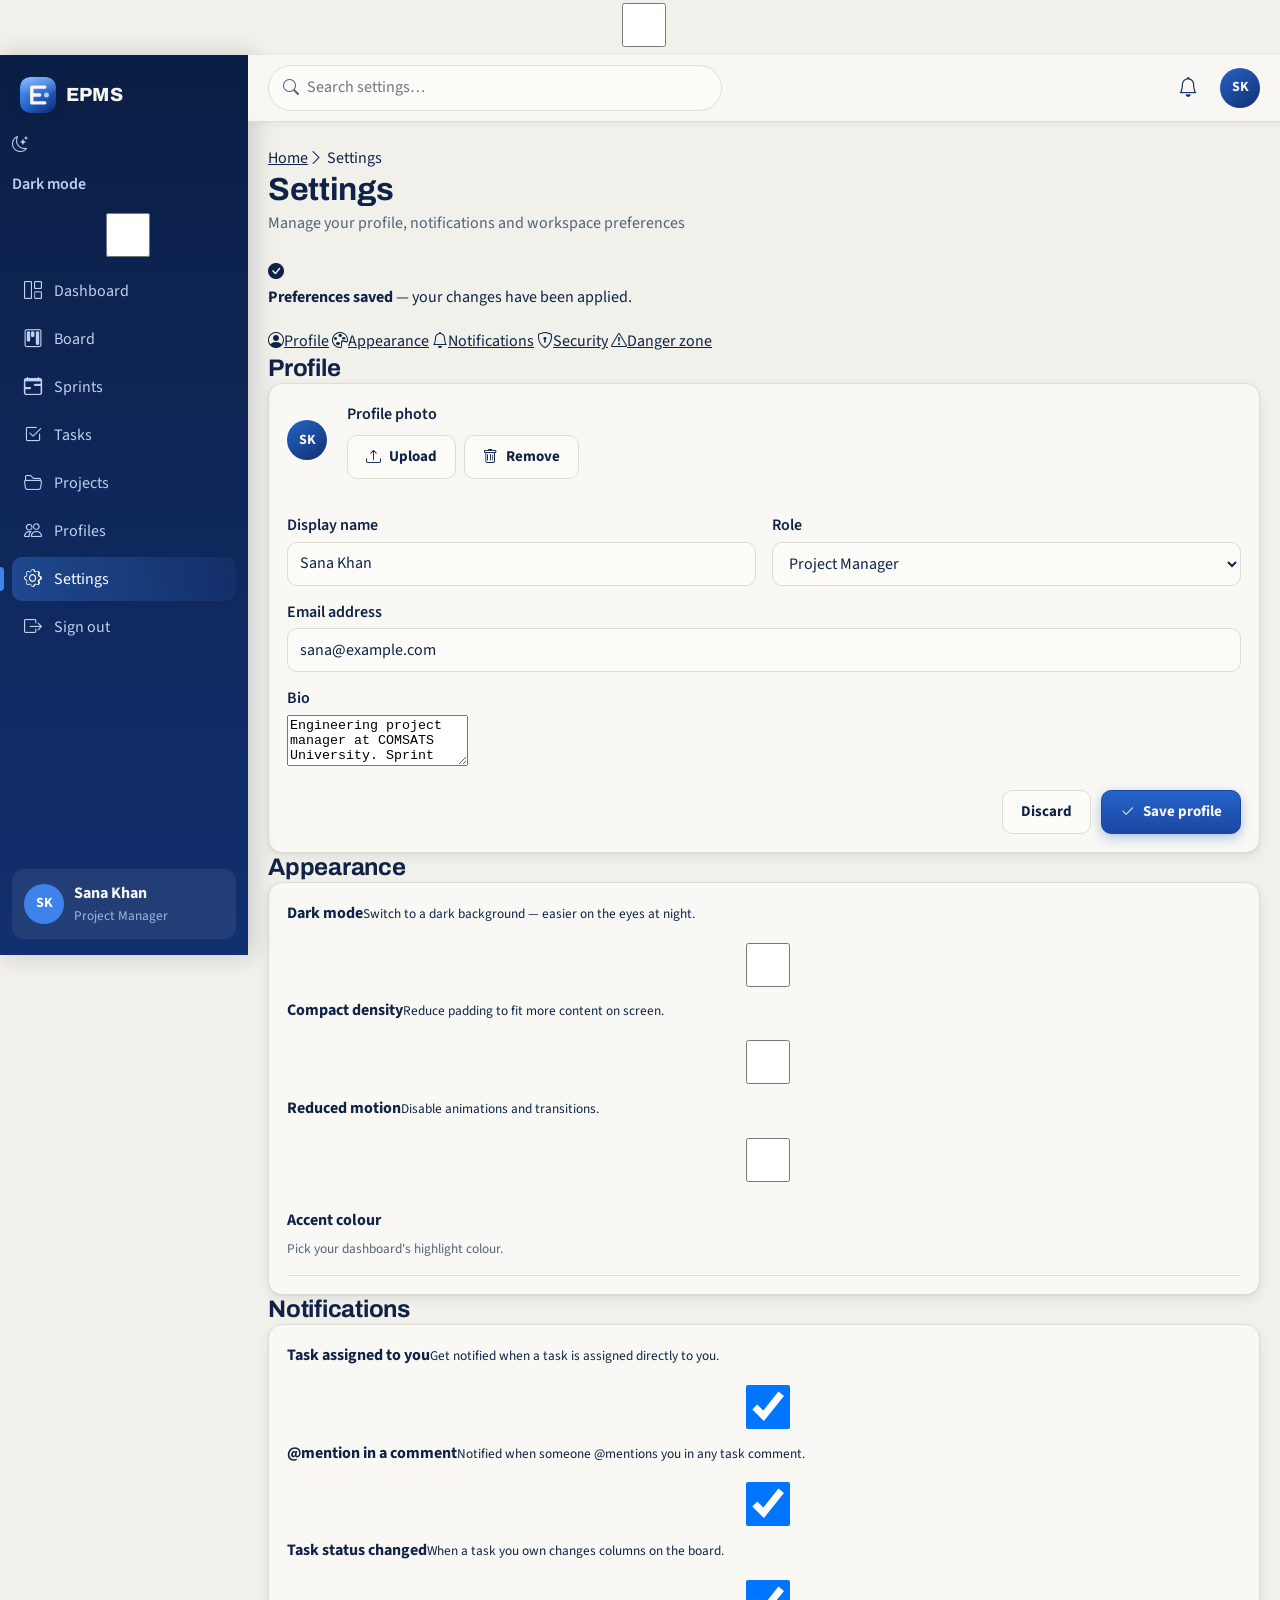
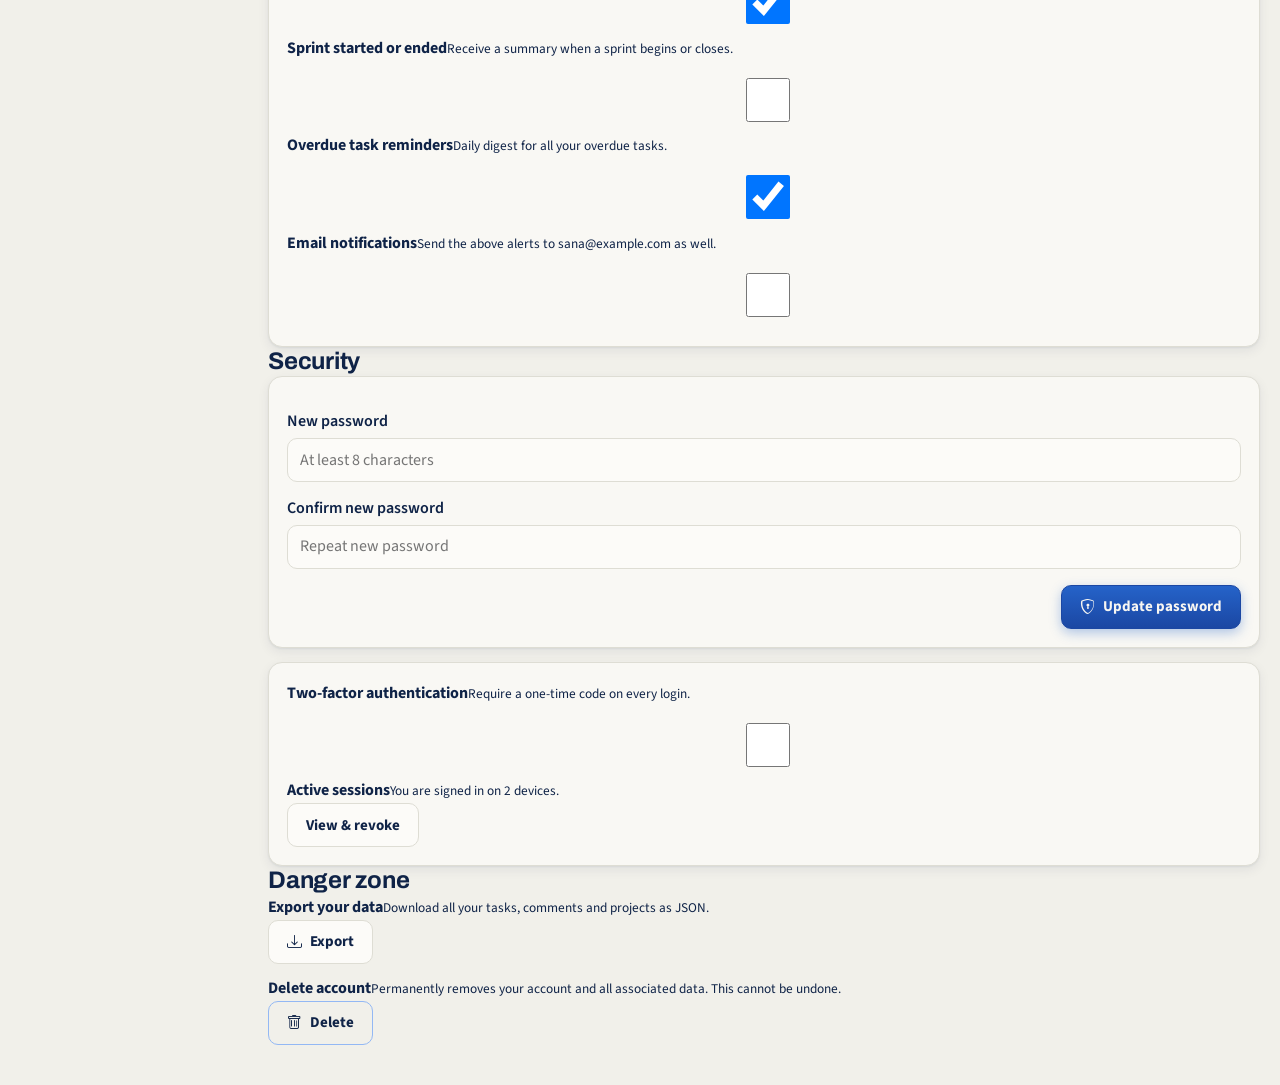
<file: settings.html>
<!DOCTYPE html>
<html lang="en">
<head>
<meta charset="utf-8">
<meta name="viewport" content="width=device-width, initial-scale=1">
<title>Settings — EPMS</title>
<meta name="description" content="Manage your profile, notifications, appearance and account security.">
<link rel="icon" type="image/svg+xml" href="logo.svg">
<link rel="stylesheet" href="https://fonts.googleapis.com/css2?family=Archivo:wght@600;700;800&family=Source+Sans+3:wght@400;600;700&display=swap">
<link rel="stylesheet" href="https://cdn.jsdelivr.net/npm/bootstrap-icons@1.11.3/font/bootstrap-icons.min.css">
<link rel="stylesheet" href="styles.css">
</head>
<body>
<input type="checkbox" id="dm" class="sr-only" aria-label="Toggle dark mode">
<input type="checkbox" id="nav" aria-label="Toggle menu">
<label class="scrim" for="nav" aria-label="Close menu"></label>

<div class="app">
  <aside class="side">
    <a class="brand" href="index.html"><img src="logo.svg" alt="" width="36" height="36"><span class="t">EPMS</span></a>
    <div class="dm-row">
      <i class="bi bi-moon-stars"></i>
      <label for="dm" class="t">Dark mode</label>
      <label class="sw"><input type="checkbox" onchange="document.getElementById('dm').checked=this.checked"><span></span></label>
    </div>
    <nav class="nav" aria-label="App">
      <a href="dashboard.html" title="Dashboard"><i class="bi bi-grid-1x2"></i><span class="t">Dashboard</span></a>
      <a href="dashboard.html#board" title="Board"><i class="bi bi-kanban"></i><span class="t">Board</span></a>
      <a href="dashboard.html#sprint" title="Sprints"><i class="bi bi-calendar-range"></i><span class="t">Sprints</span></a>
      <a href="dashboard.html#overdue" title="Tasks"><i class="bi bi-check2-square"></i><span class="t">Tasks</span></a>
      <a href="projects.html" title="Projects"><i class="bi bi-folder2-open"></i><span class="t">Projects</span></a>
      <a href="profiles.html" title="Profiles"><i class="bi bi-people"></i><span class="t">Profiles</span></a>
      <a href="settings.html" aria-current="page" title="Settings"><i class="bi bi-gear"></i><span class="t">Settings</span></a>
      <a href="login.html" title="Sign out"><i class="bi bi-box-arrow-right"></i><span class="t">Sign out</span></a>
    </nav>
    <div class="me"><span class="av">SK</span><div class="t"><b>Sana Khan</b><small>Project Manager</small></div></div>
  </aside>

  <div class="page">
    <header class="top">
      <label class="ico burger" for="nav" aria-label="Open menu"><i class="bi bi-list"></i></label>
      <div class="search" role="search"><i class="bi bi-search"></i><input type="search" placeholder="Search settings…" aria-label="Search"></div>
      <span class="sp"></span>
      <details class="drop">
        <summary class="ico" aria-label="Notifications"><i class="bi bi-bell"></i></summary>
        <div class="drop-menu"><h4>Notifications</h4>
          <a class="notif-item" href="task-detail.html"><span class="chip"><i class="bi bi-person-plus"></i></span><div><b>Ayesha assigned you a task</b><small>10 min ago</small></div><span class="notif-dot"></span></a>
          <a class="drop-footer" href="dashboard.html#activity">View all notifications</a>
        </div>
      </details>
      <details class="drop">
        <summary class="av" aria-label="Your account">SK</summary>
        <div class="drop-menu av-menu">
          <div class="av-info"><b>Sana Khan</b><small>sana@example.com</small></div>
          <a class="av-link" href="profiles.html#pm"><i class="bi bi-person-circle"></i>Your profile</a>
          <a class="av-link" href="settings.html"><i class="bi bi-gear"></i>Settings</a>
          <a class="av-link" href="login.html" style="color:var(--red-ink)"><i class="bi bi-box-arrow-right"></i>Sign out</a>
        </div>
      </details>
    </header>

    <main>
      <nav class="bread" aria-label="Breadcrumb">
        <a href="index.html">Home</a><i class="bi bi-chevron-right"></i>
        <span>Settings</span>
      </nav>

      <div class="head" style="margin-bottom:24px">
        <div><h1>Settings</h1><p>Manage your profile, notifications and workspace preferences</p></div>
      </div>

      <!-- Success alert -->
      <div class="alert success" style="margin-bottom:20px" role="alert">
        <i class="bi bi-check-circle-fill"></i>
        <div><strong>Preferences saved</strong> — your changes have been applied.</div>
      </div>

      <div class="settings-layout">
        <!-- ── Settings nav ── -->
        <nav class="settings-nav" aria-label="Settings sections">
          <a href="#profile"  class="active"><i class="bi bi-person-circle"></i><span class="t">Profile</span></a>
          <a href="#appearance"><i class="bi bi-palette"></i><span class="t">Appearance</span></a>
          <a href="#notifications"><i class="bi bi-bell"></i><span class="t">Notifications</span></a>
          <a href="#security"><i class="bi bi-shield-lock"></i><span class="t">Security</span></a>
          <a href="#danger"><i class="bi bi-exclamation-triangle" style="color:var(--red-ink)"></i><span class="t" style="color:var(--red-ink)">Danger zone</span></a>
        </nav>

        <!-- ── Settings content ── -->
        <div>

          <!-- Profile -->
          <section class="settings-section" id="profile">
            <h2>Profile</h2>
            <div class="card">
              <div style="display:flex;align-items:center;gap:20px;margin-bottom:20px;flex-wrap:wrap">
                <span class="av lg">SK</span>
                <div>
                  <p style="margin:0 0 8px;font-weight:600">Profile photo</p>
                  <div style="display:flex;gap:8px;flex-wrap:wrap">
                    <a href="#" class="btn sm ghost"><i class="bi bi-upload"></i>Upload</a>
                    <a href="#" class="btn sm ghost" style="color:var(--red-ink)"><i class="bi bi-trash"></i>Remove</a>
                  </div>
                </div>
              </div>
              <div style="display:grid;grid-template-columns:1fr 1fr;gap:16px">
                <div>
                  <label for="s-name">Display name</label>
                  <input id="s-name" type="text" value="Sana Khan">
                </div>
                <div>
                  <label for="s-role">Role</label>
                  <select id="s-role"><option>Admin</option><option selected>Project Manager</option><option>Team Member</option></select>
                </div>
              </div>
              <label for="s-email">Email address</label>
              <input id="s-email" type="email" value="sana@example.com">
              <label for="s-bio">Bio</label>
              <textarea id="s-bio" rows="3">Engineering project manager at COMSATS University. Sprint planning, team unblocking, shipping.</textarea>
              <div style="margin-top:16px;display:flex;gap:10px;justify-content:flex-end">
                <a href="#" class="btn ghost">Discard</a>
                <button class="btn pri" type="button"><i class="bi bi-check2"></i>Save profile</button>
              </div>
            </div>
          </section>

          <!-- Appearance -->
          <section class="settings-section" id="appearance">
            <h2>Appearance</h2>
            <div class="card">
              <div class="toggle-row">
                <div><strong>Dark mode</strong><small>Switch to a dark background — easier on the eyes at night.</small></div>
                <label class="sw"><input type="checkbox" id="dm-settings" onchange="document.getElementById('dm').checked=this.checked"><span></span></label>
              </div>
              <div class="toggle-row">
                <div><strong>Compact density</strong><small>Reduce padding to fit more content on screen.</small></div>
                <label class="sw"><input type="checkbox"><span></span></label>
              </div>
              <div class="toggle-row">
                <div><strong>Reduced motion</strong><small>Disable animations and transitions.</small></div>
                <label class="sw"><input type="checkbox"><span></span></label>
              </div>
              <div style="padding:14px 0;border-bottom:1px solid var(--line)">
                <strong style="display:block;margin-bottom:4px">Accent colour</strong>
                <small style="color:var(--muted)">Pick your dashboard's highlight colour.</small>
                <div class="color-swatches">
                  <span class="swatch sel" style="background:#2563C9" title="Blue (default)" tabindex="0" role="radio" aria-checked="true"></span>
                  <span class="swatch" style="background:#7C3AED" title="Violet" tabindex="0" role="radio" aria-checked="false"></span>
                  <span class="swatch" style="background:#0F766E" title="Teal" tabindex="0" role="radio" aria-checked="false"></span>
                  <span class="swatch" style="background:#B45309" title="Amber" tabindex="0" role="radio" aria-checked="false"></span>
                  <span class="swatch" style="background:#BE123C" title="Rose" tabindex="0" role="radio" aria-checked="false"></span>
                  <span class="swatch" style="background:#0E7490" title="Cyan" tabindex="0" role="radio" aria-checked="false"></span>
                </div>
              </div>
            </div>
          </section>

          <!-- Notifications -->
          <section class="settings-section" id="notifications">
            <h2>Notifications</h2>
            <div class="card">
              <div class="toggle-row">
                <div><strong>Task assigned to you</strong><small>Get notified when a task is assigned directly to you.</small></div>
                <label class="sw"><input type="checkbox" checked><span></span></label>
              </div>
              <div class="toggle-row">
                <div><strong>@mention in a comment</strong><small>Notified when someone @mentions you in any task comment.</small></div>
                <label class="sw"><input type="checkbox" checked><span></span></label>
              </div>
              <div class="toggle-row">
                <div><strong>Task status changed</strong><small>When a task you own changes columns on the board.</small></div>
                <label class="sw"><input type="checkbox" checked><span></span></label>
              </div>
              <div class="toggle-row">
                <div><strong>Sprint started or ended</strong><small>Receive a summary when a sprint begins or closes.</small></div>
                <label class="sw"><input type="checkbox"><span></span></label>
              </div>
              <div class="toggle-row">
                <div><strong>Overdue task reminders</strong><small>Daily digest for all your overdue tasks.</small></div>
                <label class="sw"><input type="checkbox" checked><span></span></label>
              </div>
              <div class="toggle-row">
                <div><strong>Email notifications</strong><small>Send the above alerts to sana@example.com as well.</small></div>
                <label class="sw"><input type="checkbox"><span></span></label>
              </div>
            </div>
          </section>

          <!-- Security -->
          <section class="settings-section" id="security">
            <h2>Security</h2>
            <div class="card">
              <label for="s-pw">New password</label>
              <input id="s-pw" type="password" placeholder="At least 8 characters">
              <label for="s-pw2">Confirm new password</label>
              <input id="s-pw2" type="password" placeholder="Repeat new password">
              <div style="margin-top:16px;display:flex;gap:10px;justify-content:flex-end">
                <button class="btn pri" type="button"><i class="bi bi-shield-lock"></i>Update password</button>
              </div>
            </div>
            <div class="card" style="margin-top:14px">
              <div class="toggle-row">
                <div><strong>Two-factor authentication</strong><small>Require a one-time code on every login.</small></div>
                <label class="sw"><input type="checkbox"><span></span></label>
              </div>
              <div class="toggle-row">
                <div><strong>Active sessions</strong><small>You are signed in on 2 devices.</small></div>
                <a href="#" class="btn sm ghost" style="flex:none">View &amp; revoke</a>
              </div>
            </div>
          </section>

          <!-- Danger zone -->
          <section class="settings-section danger-zone" id="danger">
            <h2>Danger zone</h2>
            <div class="toggle-row">
              <div><strong>Export your data</strong><small>Download all your tasks, comments and projects as JSON.</small></div>
              <a href="#" class="btn sm ghost" style="flex:none"><i class="bi bi-download"></i>Export</a>
            </div>
            <div class="toggle-row" style="margin-top:12px">
              <div><strong style="color:var(--red-ink)">Delete account</strong><small>Permanently removes your account and all associated data. This cannot be undone.</small></div>
              <a href="#" class="btn sm danger" style="flex:none"><i class="bi bi-trash"></i>Delete</a>
            </div>
          </section>

        </div>
      </div>
    </main>
  </div>
</div>
</body>
</html>
</file>
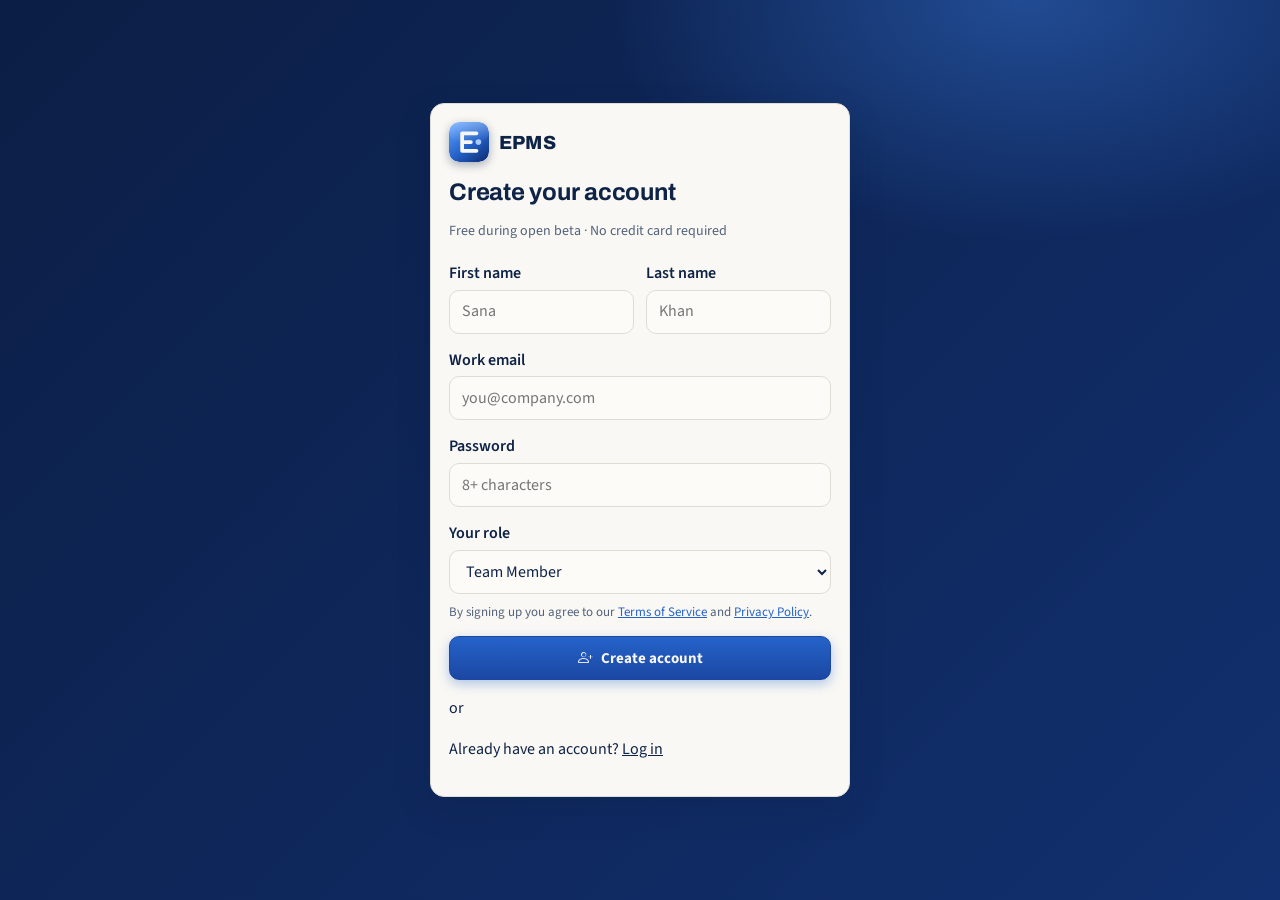
<file: signup.html>
<!DOCTYPE html>
<html lang="en">
<head>
<meta charset="utf-8">
<meta name="viewport" content="width=device-width, initial-scale=1">
<title>Create account — EPMS</title>
<meta name="description" content="Create your EPMS account and start managing engineering projects.">
<link rel="icon" type="image/svg+xml" href="logo.svg">
<link rel="stylesheet" href="https://fonts.googleapis.com/css2?family=Archivo:wght@600;700;800&family=Source+Sans+3:wght@400;600;700&display=swap">
<link rel="stylesheet" href="https://cdn.jsdelivr.net/npm/bootstrap-icons@1.11.3/font/bootstrap-icons.min.css">
<link rel="stylesheet" href="styles.css">
</head>
<body>
<main class="auth">
  <form class="card" action="dashboard.html">
    <a class="brand" href="index.html"><img src="logo.svg" alt="" width="40" height="40">EPMS</a>
    <h1 style="font-size:1.5rem;margin-bottom:4px">Create your account</h1>
    <p style="color:var(--muted);font-size:14px;margin-bottom:0">Free during open beta · No credit card required</p>

    <div style="display:grid;grid-template-columns:1fr 1fr;gap:12px;margin-top:4px">
      <div>
        <label for="fn">First name</label>
        <input id="fn" type="text" placeholder="Sana" autocomplete="given-name" required>
      </div>
      <div>
        <label for="ln">Last name</label>
        <input id="ln" type="text" placeholder="Khan" autocomplete="family-name" required>
      </div>
    </div>
    <label for="e">Work email</label>
    <input id="e" type="email" placeholder="you@company.com" autocomplete="email" required>
    <label for="p">Password</label>
    <input id="p" type="password" placeholder="8+ characters" autocomplete="new-password" required>
    <label for="r">Your role</label>
    <select id="r">
      <option>Admin</option>
      <option>Project Manager</option>
      <option selected>Team Member</option>
    </select>
    <p style="font-size:13px;color:var(--muted);margin-top:8px;margin-bottom:0">
      By signing up you agree to our <a href="#" style="color:var(--b600)">Terms of Service</a> and <a href="#" style="color:var(--b600)">Privacy Policy</a>.
    </p>
    <p style="margin-top:14px"><button class="btn pri" style="width:100%" type="submit"><i class="bi bi-person-plus"></i>Create account</button></p>
    <div class="divider">or</div>
    <p class="auth-links">Already have an account? <a href="login.html">Log in</a></p>
  </form>
</main>
</body>
</html>
</file>
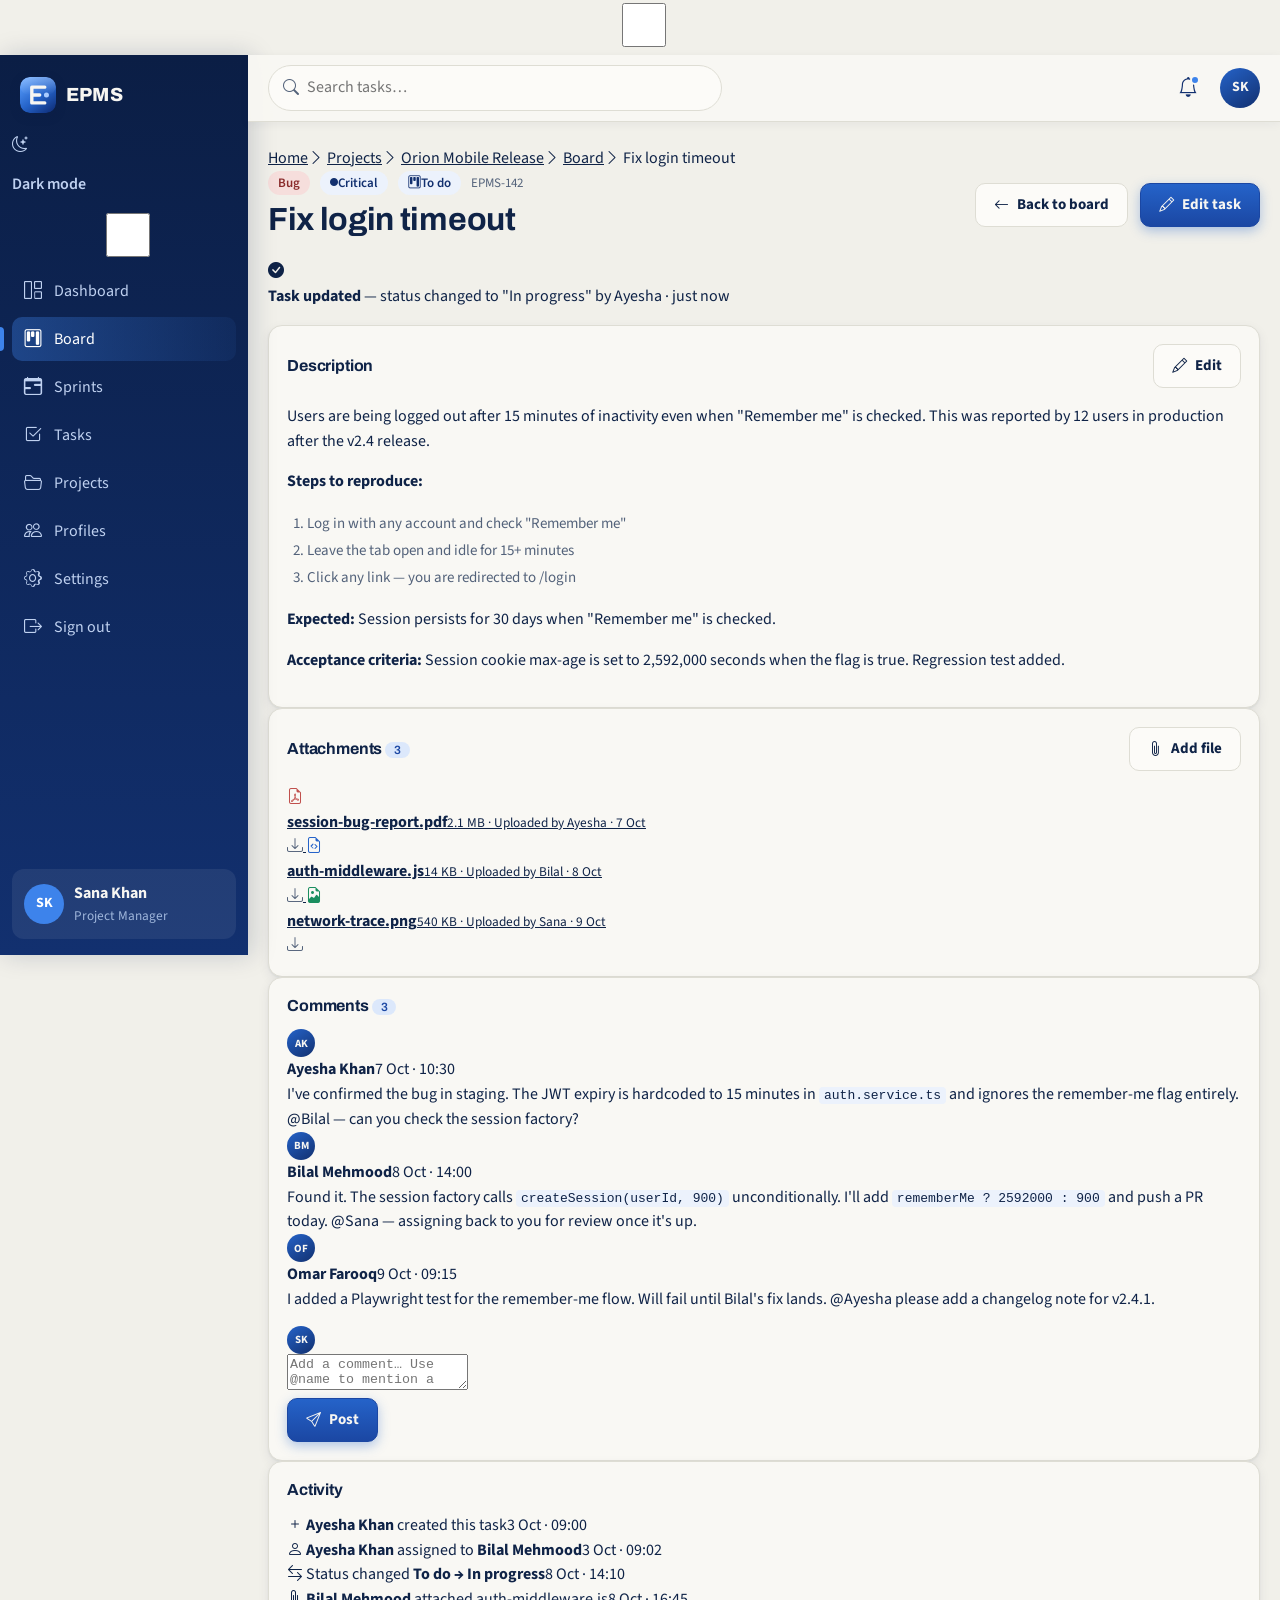
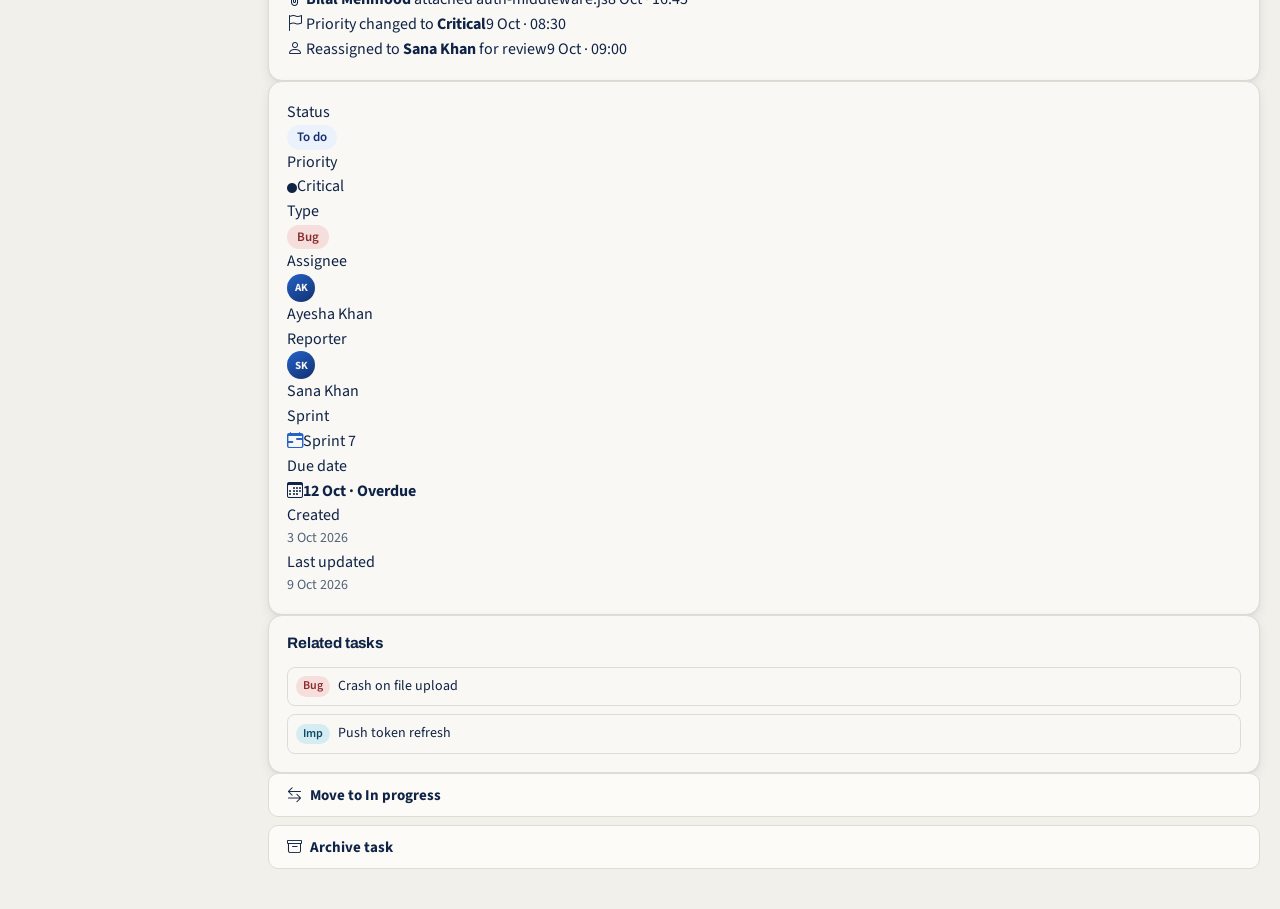
<file: task-detail.html>
<!DOCTYPE html>
<html lang="en">
<head>
<meta charset="utf-8">
<meta name="viewport" content="width=device-width, initial-scale=1">
<title>Task · Fix Login Timeout — EPMS</title>
<meta name="description" content="Fix login timeout — task detail, comments, attachments and activity timeline.">
<link rel="icon" type="image/svg+xml" href="logo.svg">
<link rel="stylesheet" href="https://fonts.googleapis.com/css2?family=Archivo:wght@600;700;800&family=Source+Sans+3:wght@400;600;700&display=swap">
<link rel="stylesheet" href="https://cdn.jsdelivr.net/npm/bootstrap-icons@1.11.3/font/bootstrap-icons.min.css">
<link rel="stylesheet" href="styles.css">
</head>
<body>
<input type="checkbox" id="dm" class="sr-only" aria-label="Toggle dark mode">
<input type="checkbox" id="nav" aria-label="Toggle menu">
<label class="scrim" for="nav" aria-label="Close menu"></label>

<div class="app">
  <!-- ── Sidebar ─────────────────────────────── -->
  <aside class="side">
    <a class="brand" href="index.html"><img src="logo.svg" alt="" width="36" height="36"><span class="t">EPMS</span></a>
    <div class="dm-row">
      <i class="bi bi-moon-stars"></i>
      <label for="dm" class="t">Dark mode</label>
      <label class="sw"><input type="checkbox" onchange="document.getElementById('dm').checked=this.checked"><span></span></label>
    </div>
    <nav class="nav" aria-label="App">
      <a href="dashboard.html" title="Dashboard"><i class="bi bi-grid-1x2"></i><span class="t">Dashboard</span></a>
      <a href="dashboard.html#board" aria-current="page" title="Board"><i class="bi bi-kanban"></i><span class="t">Board</span></a>
      <a href="dashboard.html#sprint" title="Sprints"><i class="bi bi-calendar-range"></i><span class="t">Sprints</span></a>
      <a href="dashboard.html#overdue" title="Tasks"><i class="bi bi-check2-square"></i><span class="t">Tasks</span></a>
      <a href="projects.html" title="Projects"><i class="bi bi-folder2-open"></i><span class="t">Projects</span></a>
      <a href="profiles.html" title="Profiles"><i class="bi bi-people"></i><span class="t">Profiles</span></a>
      <a href="settings.html" title="Settings"><i class="bi bi-gear"></i><span class="t">Settings</span></a>
      <a href="login.html" title="Sign out"><i class="bi bi-box-arrow-right"></i><span class="t">Sign out</span></a>
    </nav>
    <div class="me"><span class="av">SK</span><div class="t"><b>Sana Khan</b><small>Project Manager</small></div></div>
  </aside>

  <div class="page">
    <header class="top">
      <label class="ico burger" for="nav" aria-label="Open menu"><i class="bi bi-list"></i></label>
      <div class="search" role="search"><i class="bi bi-search"></i><input type="search" placeholder="Search tasks…" aria-label="Search"></div>
      <span class="sp"></span>
      <details class="drop">
        <summary class="ico" aria-label="Notifications"><i class="bi bi-bell"></i><span class="dot"></span></summary>
        <div class="drop-menu"><h4>Notifications</h4>
          <a class="notif-item" href="#"><span class="chip"><i class="bi bi-person-plus"></i></span><div><b>Ayesha assigned you this task</b><small>10 min ago</small></div><span class="notif-dot"></span></a>
          <a class="drop-footer" href="dashboard.html#activity">View all notifications</a>
        </div>
      </details>
      <details class="drop">
        <summary class="av" aria-label="Your account">SK</summary>
        <div class="drop-menu av-menu">
          <div class="av-info"><b>Sana Khan</b><small>sana@example.com</small></div>
          <a class="av-link" href="profiles.html#pm"><i class="bi bi-person-circle"></i>Your profile</a>
          <a class="av-link" href="settings.html"><i class="bi bi-gear"></i>Settings</a>
          <a class="av-link" href="login.html" style="color:var(--red-ink)"><i class="bi bi-box-arrow-right"></i>Sign out</a>
        </div>
      </details>
    </header>

    <main>
      <!-- Breadcrumb -->
      <nav class="bread" aria-label="Breadcrumb">
        <a href="index.html">Home</a><i class="bi bi-chevron-right"></i>
        <a href="projects.html">Projects</a><i class="bi bi-chevron-right"></i>
        <a href="dashboard.html">Orion Mobile Release</a><i class="bi bi-chevron-right"></i>
        <a href="dashboard.html#board">Board</a><i class="bi bi-chevron-right"></i>
        <span>Fix login timeout</span>
      </nav>

      <div class="head">
        <div>
          <div style="display:flex;align-items:center;gap:10px;flex-wrap:wrap;margin-bottom:6px">
            <span class="tag bug">Bug</span>
            <span class="tag warn"><i class="bi bi-circle-fill" style="font-size:8px"></i>Critical</span>
            <span class="tag"><i class="bi bi-kanban"></i>To do</span>
            <span style="font-size:13px;color:var(--muted)">EPMS-142</span>
          </div>
          <h1 class="task-title">Fix login timeout</h1>
        </div>
        <div class="cta">
          <a href="dashboard.html#board" class="btn ghost"><i class="bi bi-arrow-left"></i>Back to board</a>
          <a href="#" class="btn pri"><i class="bi bi-pencil"></i>Edit task</a>
        </div>
      </div>

      <!-- Success alert example -->
      <div class="alert success" style="margin-bottom:16px" role="alert">
        <i class="bi bi-check-circle-fill"></i>
        <div><strong>Task updated</strong> — status changed to "In progress" by Ayesha · just now</div>
      </div>

      <!-- Task layout: main + meta sidebar -->
      <div class="task-layout">

        <!-- ── Left: description, attachments, comments ── -->
        <div class="task-main">

          <!-- Description -->
          <div class="card">
            <div class="card-h"><h2 style="font-size:1rem">Description</h2><a href="#" class="btn sm ghost"><i class="bi bi-pencil"></i>Edit</a></div>
            <div class="task-desc">
              <p>Users are being logged out after 15 minutes of inactivity even when "Remember me" is checked. This was reported by 12 users in production after the v2.4 release.</p>
              <p><strong>Steps to reproduce:</strong></p>
              <ol style="padding-left:20px;color:var(--muted);font-size:15px;line-height:1.8">
                <li>Log in with any account and check "Remember me"</li>
                <li>Leave the tab open and idle for 15+ minutes</li>
                <li>Click any link — you are redirected to /login</li>
              </ol>
              <p><strong>Expected:</strong> Session persists for 30 days when "Remember me" is checked.</p>
              <p><strong>Acceptance criteria:</strong> Session cookie max-age is set to 2,592,000 seconds when the flag is true. Regression test added.</p>
            </div>
          </div>

          <!-- Attachments -->
          <div class="card">
            <div class="card-h"><h2 style="font-size:1rem">Attachments <span style="background:var(--b100);color:var(--b700);border-radius:99px;padding:1px 9px;font-size:12px;font-weight:600">3</span></h2>
              <a href="#" class="btn sm ghost"><i class="bi bi-paperclip"></i>Add file</a>
            </div>
            <div class="attach-list">
              <a href="#" class="attach-item">
                <i class="bi bi-file-earmark-pdf" style="color:#C0504D"></i>
                <div><b>session-bug-report.pdf</b><small>2.1 MB · Uploaded by Ayesha · 7 Oct</small></div>
                <i class="bi bi-download" style="color:var(--muted)"></i>
              </a>
              <a href="#" class="attach-item">
                <i class="bi bi-file-earmark-code" style="color:var(--b600)"></i>
                <div><b>auth-middleware.js</b><small>14 KB · Uploaded by Bilal · 8 Oct</small></div>
                <i class="bi bi-download" style="color:var(--muted)"></i>
              </a>
              <a href="#" class="attach-item">
                <i class="bi bi-file-earmark-image" style="color:#1A8E5F"></i>
                <div><b>network-trace.png</b><small>540 KB · Uploaded by Sana · 9 Oct</small></div>
                <i class="bi bi-download" style="color:var(--muted)"></i>
              </a>
            </div>
          </div>

          <!-- Comments -->
          <div class="card">
            <div class="card-h"><h2 style="font-size:1rem">Comments <span style="background:var(--b100);color:var(--b700);border-radius:99px;padding:1px 9px;font-size:12px;font-weight:600">3</span></h2></div>
            <div class="comment-list">
              <div class="comment">
                <span class="av sm">AK</span>
                <div class="comment-body">
                  <div class="comment-header"><b>Ayesha Khan</b><time datetime="2026-10-07T10:30">7 Oct · 10:30</time></div>
                  <div class="comment-text">
                    I've confirmed the bug in staging. The JWT expiry is hardcoded to 15 minutes in <code style="background:var(--b50);border-radius:4px;padding:1px 5px;font-size:13px">auth.service.ts</code> and ignores the remember-me flag entirely. <span class="mention">@Bilal</span> — can you check the session factory?
                  </div>
                </div>
              </div>

              <div class="comment">
                <span class="av sm">BM</span>
                <div class="comment-body">
                  <div class="comment-header"><b>Bilal Mehmood</b><time datetime="2026-10-08T14:00">8 Oct · 14:00</time></div>
                  <div class="comment-text">
                    Found it. The session factory calls <code style="background:var(--b50);border-radius:4px;padding:1px 5px;font-size:13px">createSession(userId, 900)</code> unconditionally. I'll add <code style="background:var(--b50);border-radius:4px;padding:1px 5px;font-size:13px">rememberMe ? 2592000 : 900</code> and push a PR today. <span class="mention">@Sana</span> — assigning back to you for review once it's up.
                  </div>
                </div>
              </div>

              <div class="comment">
                <span class="av sm">OF</span>
                <div class="comment-body">
                  <div class="comment-header"><b>Omar Farooq</b><time datetime="2026-10-09T09:15">9 Oct · 09:15</time></div>
                  <div class="comment-text">
                    I added a Playwright test for the remember-me flow. Will fail until Bilal's fix lands. <span class="mention">@Ayesha</span> please add a changelog note for v2.4.1.
                  </div>
                </div>
              </div>
            </div>

            <!-- New comment input -->
            <div class="comment-input-row" style="margin-top:14px">
              <span class="av sm">SK</span>
              <div style="flex:1;min-width:0">
                <textarea placeholder="Add a comment… Use @name to mention a teammate" aria-label="Write a comment" rows="2"></textarea>
                <div class="comment-actions"><button class="btn sm pri" type="button"><i class="bi bi-send"></i>Post</button></div>
              </div>
            </div>
          </div>

          <!-- Activity timeline -->
          <div class="card">
            <div class="card-h"><h2 style="font-size:1rem">Activity</h2></div>
            <div class="timeline" aria-label="Task activity timeline">
              <div class="tl-item">
                <span class="tl-dot"><i class="bi bi-plus"></i></span>
                <span><b>Ayesha Khan</b> created this task</span><time class="tl-time">3 Oct · 09:00</time>
              </div>
              <div class="tl-item">
                <span class="tl-dot"><i class="bi bi-person"></i></span>
                <span><b>Ayesha Khan</b> assigned to <b>Bilal Mehmood</b></span><time class="tl-time">3 Oct · 09:02</time>
              </div>
              <div class="tl-item">
                <span class="tl-dot"><i class="bi bi-arrow-left-right"></i></span>
                <span>Status changed <b>To do → In progress</b></span><time class="tl-time">8 Oct · 14:10</time>
              </div>
              <div class="tl-item">
                <span class="tl-dot"><i class="bi bi-paperclip"></i></span>
                <span><b>Bilal Mehmood</b> attached auth-middleware.js</span><time class="tl-time">8 Oct · 16:45</time>
              </div>
              <div class="tl-item">
                <span class="tl-dot"><i class="bi bi-flag"></i></span>
                <span>Priority changed to <b style="color:var(--red)">Critical</b></span><time class="tl-time">9 Oct · 08:30</time>
              </div>
              <div class="tl-item">
                <span class="tl-dot"><i class="bi bi-person"></i></span>
                <span>Reassigned to <b>Sana Khan</b> for review</span><time class="tl-time">9 Oct · 09:00</time>
              </div>
            </div>
          </div>

        </div><!-- /task-main -->

        <!-- ── Right: meta panel ── -->
        <aside class="task-meta-panel" aria-label="Task details">
          <div class="card">
            <div class="meta-field">
              <div class="meta-label">Status</div>
              <div class="meta-val"><span class="tag">To do</span></div>
            </div>
            <div class="meta-field">
              <div class="meta-label">Priority</div>
              <div class="meta-val pri-crit"><i class="bi bi-circle-fill" style="font-size:10px"></i>Critical</div>
            </div>
            <div class="meta-field">
              <div class="meta-label">Type</div>
              <div class="meta-val"><span class="tag bug">Bug</span></div>
            </div>
            <div class="meta-field">
              <div class="meta-label">Assignee</div>
              <div class="meta-val"><span class="av sm">AK</span>Ayesha Khan</div>
            </div>
            <div class="meta-field">
              <div class="meta-label">Reporter</div>
              <div class="meta-val"><span class="av sm">SK</span>Sana Khan</div>
            </div>
            <div class="meta-field">
              <div class="meta-label">Sprint</div>
              <div class="meta-val"><i class="bi bi-calendar-range" style="color:var(--b600)"></i>Sprint 7</div>
            </div>
            <div class="meta-field">
              <div class="meta-label">Due date</div>
              <div class="meta-val" style="color:var(--red-ink)"><i class="bi bi-calendar3"></i><strong>12 Oct · Overdue</strong></div>
            </div>
            <div class="meta-field">
              <div class="meta-label">Created</div>
              <div class="meta-val" style="color:var(--muted);font-size:14px">3 Oct 2026</div>
            </div>
            <div class="meta-field">
              <div class="meta-label">Last updated</div>
              <div class="meta-val" style="color:var(--muted);font-size:14px">9 Oct 2026</div>
            </div>
          </div>

          <!-- Related tasks -->
          <div class="card">
            <div class="card-h"><h3 style="font-size:.95rem">Related tasks</h3></div>
            <div style="display:flex;flex-direction:column;gap:8px">
              <a href="task-detail.html" style="display:flex;align-items:center;gap:8px;text-decoration:none;font-size:14px;color:inherit;padding:8px;border-radius:8px;border:1px solid var(--line);transition:background var(--trans)">
                <span class="tag bug" style="padding:1px 7px;font-size:12px">Bug</span>
                <span style="flex:1;min-width:0;white-space:nowrap;overflow:hidden;text-overflow:ellipsis">Crash on file upload</span>
              </a>
              <a href="task-detail.html" style="display:flex;align-items:center;gap:8px;text-decoration:none;font-size:14px;color:inherit;padding:8px;border-radius:8px;border:1px solid var(--line);transition:background var(--trans)">
                <span class="tag imp" style="padding:1px 7px;font-size:12px">Imp</span>
                <span style="flex:1;min-width:0;white-space:nowrap;overflow:hidden;text-overflow:ellipsis">Push token refresh</span>
              </a>
            </div>
          </div>

          <div style="display:flex;flex-direction:column;gap:8px">
            <a href="dashboard.html#board" class="btn ghost" style="justify-content:flex-start"><i class="bi bi-arrow-left-right"></i>Move to In progress</a>
            <a href="dashboard.html" class="btn ghost" style="justify-content:flex-start;color:var(--red-ink)"><i class="bi bi-archive"></i>Archive task</a>
          </div>
        </aside>
      </div>
    </main>
  </div>
</div>
</body>
</html>
</file>
<file: styles.css>
/* EPMS — 60% off-white (--bg/--surface/--paper), 30% deep blues (--b900..--b700), 10% bright blue accent (--b500/--b600) */
:root{--bg:#F1F0EA;--surface:#F9F8F4;--paper:#FCFBF8;--line:#DEDDD4;--ink:#0F2347;--muted:#53627A;--on:#F7F6F2;
--b900:#0B1E45;--b800:#12306F;--b700:#1B47A3;--b600:#2563C9;--b500:#3D83EB;--b300:#93B8F4;--b100:#DCE8FB;--b50:#ECF2FC;
--r:14px;--sh1:0 1px 2px rgba(15,35,71,.06),0 4px 12px rgba(15,35,71,.07);--sh2:0 12px 32px rgba(11,30,69,.22)}
*{box-sizing:border-box}
html{-webkit-text-size-adjust:100%}
body{margin:0;font:16px/1.55 "Source Sans 3",system-ui,sans-serif;background:var(--bg);color:var(--ink)}
h1,h2,h3{font-family:Archivo,system-ui,sans-serif;line-height:1.2;margin:0;letter-spacing:-.01em}
h1{font-size:clamp(1.5rem,3vw,2rem)}
a{color:inherit}img,svg{max-width:100%}
.bi{line-height:1;flex:none}
:focus-visible{outline:3px solid var(--b500);outline-offset:2px;border-radius:6px}
.wrap{max-width:1200px;margin:0 auto;padding:0 20px}
.on{color:var(--on)}

/* buttons, tags, forms */
.btn{display:inline-flex;align-items:center;justify-content:center;gap:8px;min-height:44px;padding:0 18px;border-radius:10px;font:700 15px "Source Sans 3",system-ui,sans-serif;text-decoration:none;border:1.5px solid var(--b300);background:transparent;color:inherit;cursor:pointer;transition:box-shadow .15s}
.btn:hover{box-shadow:var(--sh1)}
.btn.pri{background:linear-gradient(180deg,var(--b600),var(--b700));border-color:var(--b700);color:var(--on);box-shadow:0 4px 12px rgba(37,99,201,.35)}
.btn.ghost{background:var(--paper);border-color:var(--line);color:var(--ink)}
.tag{display:inline-flex;align-items:center;padding:2px 10px;border-radius:99px;font-size:13px;font-weight:600;background:var(--b50);color:var(--b800)}
.tag.bug{background:#F6DEDC;color:#8A2B2B}.tag.feat{background:var(--b100);color:var(--b800)}.tag.imp{background:#D6ECF3;color:#0F4A66}
label{display:block;font-weight:600;margin:14px 0 4px}
input,select{width:100%;min-height:44px;padding:0 12px;border:1px solid var(--line);border-radius:10px;font:inherit;background:var(--paper);color:inherit}
input:focus,select:focus{border-color:var(--b600);outline:0;box-shadow:0 0 0 3px rgba(61,131,235,.3)}
.chip{width:40px;height:40px;border-radius:11px;display:grid;place-items:center;background:linear-gradient(145deg,var(--b100),var(--b50));color:var(--b700);font-size:19px;flex:none;box-shadow:inset 0 0 0 1px rgba(27,71,163,.12)}
.chip.red{background:#F6DEDC;color:#8A2B2B;box-shadow:none}
.brand{display:flex;gap:10px;align-items:center;font:800 19px Archivo,sans-serif;text-decoration:none;letter-spacing:.01em}
.brand img{display:block;border-radius:10px;box-shadow:0 3px 10px rgba(11,30,69,.35)}

/* landing */
.lnav{display:flex;justify-content:space-between;align-items:center;gap:12px;padding:16px 0;flex-wrap:wrap}
.lnav .cta{margin:0}
.hero{background:radial-gradient(900px 400px at 85% 0,rgba(61,131,235,.35),transparent 60%),linear-gradient(135deg,var(--b900),var(--b800) 60%,var(--b700));color:var(--on);padding-bottom:clamp(40px,8vw,96px)}
.hero-grid{display:grid;grid-template-columns:1.1fr .9fr;gap:40px;align-items:center;padding-top:clamp(24px,5vw,64px)}
.hero h1{font-size:clamp(2rem,5vw,3.5rem);max-width:15ch}
.hero p{max-width:46ch;color:#C9D8F2;font-size:1.1rem}
.cta{display:flex;gap:12px;flex-wrap:wrap;margin-top:24px}
.peek{background:var(--surface);color:var(--ink);border-radius:var(--r);padding:14px;display:grid;grid-template-columns:repeat(3,1fr);gap:8px;box-shadow:var(--sh2)}
.peek div{background:var(--b50);border-radius:10px;padding:8px;font-size:14px;min-width:0}
.peek b{display:block;margin-bottom:6px}
.peek p{margin:0 0 6px;background:var(--paper);border:1px solid var(--line);border-radius:8px;padding:6px;font-size:13px}
.sec{padding:clamp(36px,6vw,72px) 0}
.sec h2{font-size:clamp(1.5rem,3vw,2.1rem);margin-bottom:24px}
.grid{display:grid;gap:16px}
.g3{grid-template-columns:repeat(auto-fit,minmax(min(100%,260px),1fr))}
.feat-card h3{margin:14px 0 6px}.feat-card p{margin:0;color:var(--muted)}
.band{background:linear-gradient(160deg,var(--b800),var(--b900));color:var(--on)}
.band .card{background:rgba(255,255,255,.06);border-color:rgba(255,255,255,.14);box-shadow:none}
.band .card p{color:#C9D8F2}.band .card a{color:var(--b300)}.band .chip{background:rgba(255,255,255,.1);color:var(--b300);box-shadow:none}
footer{padding:28px 0;color:var(--muted);font-size:14px;border-top:1px solid var(--line)}
footer .wrap{display:flex;gap:12px;align-items:center;flex-wrap:wrap}

/* cards */
.card{background:var(--surface);border:1px solid var(--line);border-radius:var(--r);padding:18px;box-shadow:var(--sh1);min-width:0}
.card h3{font-size:1.05rem;margin-bottom:14px}
.card-h{display:flex;justify-content:space-between;align-items:center;gap:8px;margin-bottom:14px}.card-h h3{margin:0}

/* app shell */
#nav{position:absolute;opacity:0;pointer-events:none}
.app{display:grid;grid-template-columns:248px minmax(0,1fr);min-height:100vh}
.side{background:linear-gradient(180deg,var(--b900),var(--b800));color:#BFD1F0;padding:16px 12px;position:sticky;top:0;height:100vh;height:100dvh;overflow:auto;display:flex;flex-direction:column;box-shadow:4px 0 24px rgba(11,30,69,.18)}
.side .brand{color:var(--on);padding:6px 8px 20px}
.nav{display:grid;gap:4px}
.nav a{display:flex;gap:12px;align-items:center;min-height:44px;padding:0 12px;border-radius:10px;text-decoration:none;position:relative}
.nav a .bi{font-size:18px}
.nav a:hover{background:rgba(255,255,255,.07);color:#fff}
.nav a[aria-current]{background:linear-gradient(90deg,rgba(61,131,235,.35),rgba(61,131,235,.08));color:#fff}
.nav a[aria-current]::before{content:"";position:absolute;left:-12px;top:10px;bottom:10px;width:4px;border-radius:0 4px 4px 0;background:var(--b500)}
.me{margin-top:auto;display:flex;gap:10px;align-items:center;padding:12px;border-radius:12px;background:rgba(255,255,255,.07);color:var(--on)}
.me small{display:block;color:#9FB6DB}
.me .av{background:var(--b500);color:#fff}
.page{min-width:0}
.top{display:flex;gap:10px;align-items:center;padding:10px 20px;background:rgba(249,248,244,.92);backdrop-filter:blur(8px);border-bottom:1px solid var(--line);box-shadow:0 2px 10px rgba(15,35,71,.05);position:sticky;top:0;z-index:5}
.search{flex:1;min-width:0;max-width:480px;display:flex;align-items:center;gap:8px;border:1px solid var(--line);border-radius:99px;padding:0 14px;background:var(--paper);color:var(--muted)}
.search input{border:0;background:none;outline:0;padding:0;box-shadow:none;min-width:0}
.search:focus-within{border-color:var(--b600);box-shadow:0 0 0 3px rgba(61,131,235,.3)}
.sp{flex:1}
.ico{min-width:44px;min-height:44px;display:grid;place-items:center;border-radius:50%;background:none;border:0;position:relative;font-size:20px;cursor:pointer;text-decoration:none;color:var(--b800);flex:none}
.ico:hover{background:var(--b50)}
.dot{position:absolute;top:9px;right:10px;width:10px;height:10px;border-radius:50%;background:var(--b500);border:2px solid var(--surface)}
.burger,.scrim{display:none}
.av{width:40px;height:40px;border-radius:50%;background:linear-gradient(145deg,var(--b600),var(--b800));color:var(--on);display:grid;place-items:center;font-weight:700;font-size:14px;flex:none;text-decoration:none}
.av.sm{width:28px;height:28px;font-size:11px}
main{padding:24px 20px 40px;max-width:1440px;margin:0 auto;width:100%}
.head{display:flex;justify-content:space-between;align-items:center;gap:12px;flex-wrap:wrap;margin-bottom:20px}
.head p{margin:2px 0 0;color:var(--muted)}.head .cta{margin:0}
h2.sec-t{font-size:1.2rem;margin:8px 0 12px}

/* dashboard */
.stats{grid-template-columns:repeat(auto-fit,minmax(min(100%,210px),1fr));margin-bottom:16px}
.stat{display:flex;gap:14px;align-items:center}
.stat b{font:700 1.9rem/1 Archivo,sans-serif;display:block;margin-bottom:4px}
.stat span{color:var(--muted);font-size:14px;display:block}
.stat small{display:flex;align-items:center;color:var(--b700);font-weight:600;font-size:13px;margin-top:2px}
.stat.hot{border-top:3px solid #C0504D}.stat.hot small{color:#8A2B2B}
.three{grid-template-columns:repeat(auto-fit,minmax(min(100%,290px),1fr));margin-bottom:16px}
.donut-wrap{display:flex;gap:20px;align-items:center;flex-wrap:wrap}
.donut{width:136px;aspect-ratio:1;border-radius:50%;position:relative;flex:none;background:conic-gradient(var(--b800) 0 44%,var(--b600) 44% 57%,var(--b500) 57% 83%,var(--b100) 83% 100%);box-shadow:0 6px 16px rgba(27,71,163,.25)}
.donut span{position:absolute;inset:20px;border-radius:50%;background:var(--surface);display:grid;place-content:center;text-align:center;line-height:1.1}
.donut b{font:700 1.5rem Archivo,sans-serif}.donut small{color:var(--muted)}
.legend{list-style:none;margin:0;padding:0;display:grid;gap:8px;font-size:15px;flex:1;min-width:130px}
.legend li{display:flex;align-items:center;gap:8px}.legend b{margin-left:auto}
.legend i{width:12px;height:12px;border-radius:4px;flex:none}
.goal{margin:16px 0 0;padding-top:12px;border-top:1px solid var(--line);color:var(--muted);font-size:14px}
.bars{display:flex;align-items:flex-end;gap:8px;height:170px}
.bars div{flex:1;height:100%;display:flex;flex-direction:column;justify-content:flex-end;gap:6px;text-align:center;min-width:0}
.bars i{display:block;height:calc((100% - 26px)*var(--n));border-radius:8px 8px 3px 3px;background:linear-gradient(180deg,var(--b500),var(--b700));box-shadow:0 4px 10px rgba(27,71,163,.25)}
.bars div.lo i{background:linear-gradient(180deg,var(--b300),var(--b500))}
.bars small{color:var(--muted);font-size:12px}
.feed{list-style:none;margin:0;padding:0}
.feed li{display:flex;gap:12px;align-items:flex-start;padding:10px 0;border-bottom:1px solid var(--line);font-size:15px}
.feed li:last-child{border:0;padding-bottom:0}.feed .chip{width:34px;height:34px;font-size:16px;border-radius:9px}
.feed small{display:block;color:var(--muted)}
.board{display:grid;grid-template-columns:repeat(4,minmax(220px,1fr));gap:12px;overflow-x:auto;margin-bottom:16px;padding-bottom:6px}
.col{background:linear-gradient(180deg,var(--b50),#E4EAF3);border:1px solid #D3DEEE;border-radius:var(--r);padding:10px;min-width:0}
.col h3{font-size:.95rem;padding:4px 6px 10px;display:flex;justify-content:space-between;align-items:center;margin:0}
.col h3 b{background:var(--paper);color:var(--b800);border-radius:99px;padding:0 9px;font-size:13px;box-shadow:var(--sh1)}
.task{background:var(--paper);border:1px solid var(--line);border-radius:10px;padding:12px;margin-bottom:8px;box-shadow:0 1px 3px rgba(15,35,71,.08)}
.task p{margin:0 0 10px;font-weight:600}
.task .meta{display:flex;justify-content:space-between;align-items:center;margin-top:10px;color:var(--muted);font-size:13px}
.task .meta span{display:flex;align-items:center;gap:5px}
.two{grid-template-columns:minmax(0,2fr) minmax(0,1fr);margin-bottom:16px}
.who-row{display:flex;gap:10px;align-items:center;margin-bottom:14px}.who-row div{flex:1;min-width:0}
.who-row div span{display:flex;justify-content:space-between;font-size:14px;margin-bottom:4px}
.bar{height:8px;border-radius:99px;background:var(--b100);overflow:hidden}
.bar span{display:block;height:100%;border-radius:99px;background:linear-gradient(90deg,var(--b500),var(--b700))}
.scroll{overflow-x:auto}
table{width:100%;border-collapse:collapse;min-width:520px}
th,td{text-align:left;padding:11px 12px;border-bottom:1px solid var(--line)}
th{color:var(--muted);font-weight:600;font-size:14px;background:var(--b50)}
tbody tr:hover{background:var(--b50)}tbody tr:last-child td{border:0}

/* profile tabs: CSS-only via :target / :has */
.tabs{display:flex;gap:6px;overflow-x:auto;margin-bottom:16px;padding-bottom:4px}
.tabs a{min-height:44px;display:inline-flex;align-items:center;gap:8px;padding:0 18px;border-radius:99px;text-decoration:none;font-weight:600;border:1px solid var(--line);background:var(--paper);white-space:nowrap;box-shadow:var(--sh1)}
.tabs a:hover{border-color:var(--b500)}
main:has(#admin:target) .tabs a[href="#admin"],main:has(#pm:target) .tabs a[href="#pm"],main:has(#member:target) .tabs a[href="#member"],main:not(:has(.pane:target)) .tabs a[href="#admin"]{background:linear-gradient(180deg,var(--b600),var(--b700));color:var(--on);border-color:var(--b700)}
.pane{display:none}.pane:target{display:block}
.panes:not(:has(:target)) .pane:first-child{display:block}
.who{display:flex;gap:16px;align-items:center;margin-bottom:16px;flex-wrap:wrap}
.who .av{width:64px;height:64px;font-size:22px;box-shadow:0 6px 16px rgba(27,71,163,.3)}
.who p{margin:0;color:var(--muted)}
.row{display:flex;justify-content:space-between;align-items:center;gap:8px;margin:12px 0}
.perm{list-style:none;margin:0;padding:0}
.perm li{padding:9px 0 9px 28px;position:relative;border-bottom:1px solid var(--line)}
.perm li:last-child{border:0}
.perm li::before{content:"";position:absolute;left:5px;top:14px;width:6px;height:11px;border:solid var(--b600);border-width:0 2.5px 2.5px 0;transform:rotate(45deg)}
.perm li.no{color:var(--muted)}
.perm li.no::before{left:2px;top:20px;width:12px;height:0;border-width:2px 0 0;transform:none;border-color:var(--muted)}

/* auth */
.auth{min-height:100vh;min-height:100dvh;display:grid;place-items:center;padding:20px;background:radial-gradient(700px 400px at 80% 0,rgba(61,131,235,.4),transparent 60%),linear-gradient(135deg,var(--b900),var(--b800))}
.auth .card{width:100%;max-width:420px;box-shadow:var(--sh2);background:var(--surface)}
.auth .brand{margin-bottom:16px}

/* laptop-small */
@media(max-width:1199px){.board{grid-template-columns:repeat(4,minmax(230px,1fr))}}
/* tablet: icon-only sidebar */
@media(max-width:1023px){
.app{grid-template-columns:72px minmax(0,1fr)}
.side{padding:16px 10px;align-items:center}.side .t{display:none}.side .brand{padding:6px 0 20px}
.nav a{justify-content:center;padding:0;width:48px}.nav a[aria-current]::before{left:-10px}
.me{padding:6px;background:none}
.two,.hero-grid{grid-template-columns:1fr}}
/* mobile: off-canvas sidebar, card tables */
@media(max-width:599px){
.app{grid-template-columns:minmax(0,1fr)}
.side{position:fixed;inset:0 auto 0 0;width:270px;z-index:20;transform:translateX(-100%);transition:transform .2s;align-items:stretch}
.side .t{display:inline}.side .me .t{display:block}.side .brand{padding:6px 8px 20px}.nav a{justify-content:flex-start;padding:0 12px;width:auto}
.me{padding:12px;background:rgba(255,255,255,.07)}
#nav:checked~.app .side{transform:none}
#nav:checked~.scrim{display:block;position:fixed;inset:0;background:rgba(11,30,69,.55);z-index:15}
.burger{display:grid}.top{padding:8px 10px;gap:4px}.sp{display:none}
main{padding:16px 12px 32px}
.hero .cta .btn{width:100%}.head .btn{flex:1}
.peek{grid-template-columns:1fr}
.board{grid-template-columns:repeat(4,82%);scroll-snap-type:x mandatory}.col{scroll-snap-align:start}
.donut-wrap{justify-content:center}
table{min-width:0}thead{position:absolute;left:-9999px}
table,tbody,tr,td{display:block}
tr{border:1px solid var(--line);border-radius:10px;background:var(--paper);margin-bottom:10px;padding:4px 12px}
td{display:flex;justify-content:space-between;gap:12px;border:0;padding:7px 0;text-align:right}
td::before{content:attr(data-label);color:var(--muted);font-weight:600;text-align:left}}
@media(min-width:1440px){main{padding:32px 32px 48px}.stats{grid-template-columns:repeat(4,1fr)}}
@media(prefers-reduced-motion:reduce){*{transition:none!important}}
@media print{.side,.top,.scrim{display:none}.app{display:block}.card{break-inside:avoid;box-shadow:none}}
</file>
